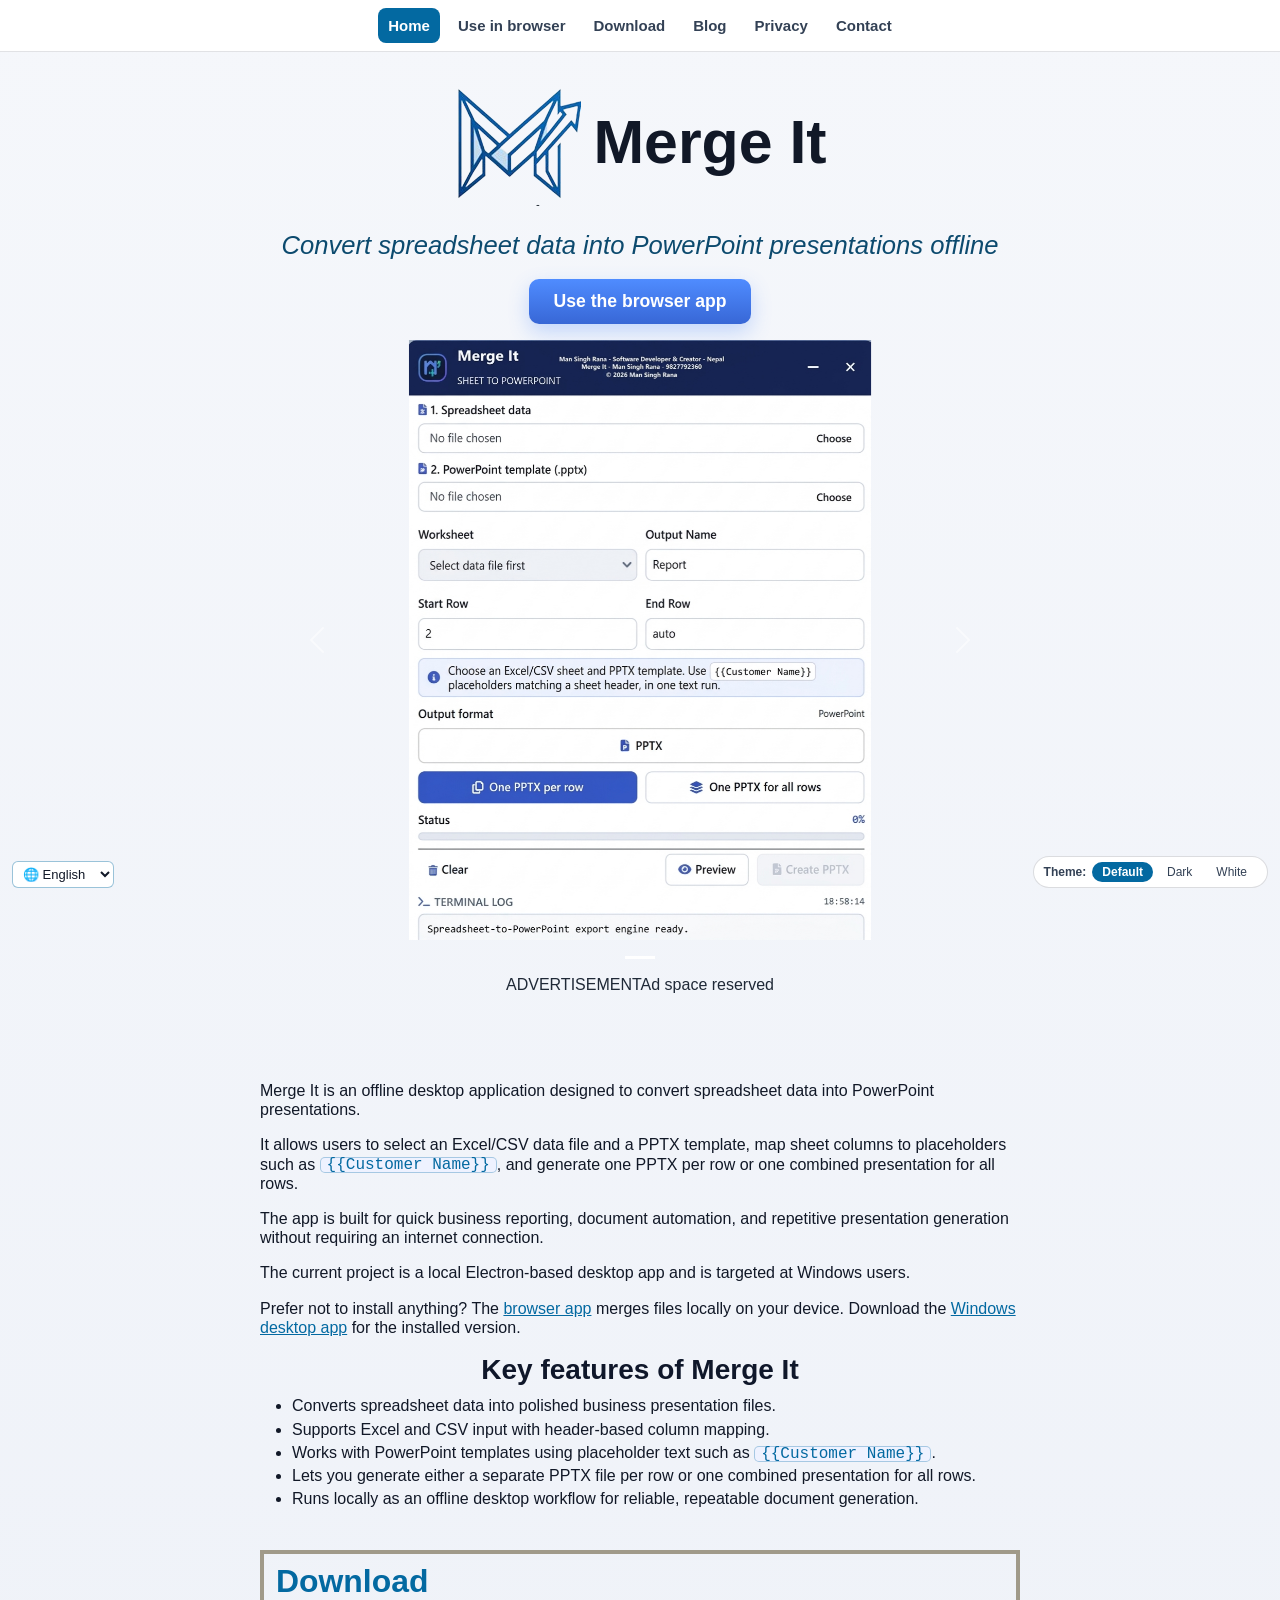
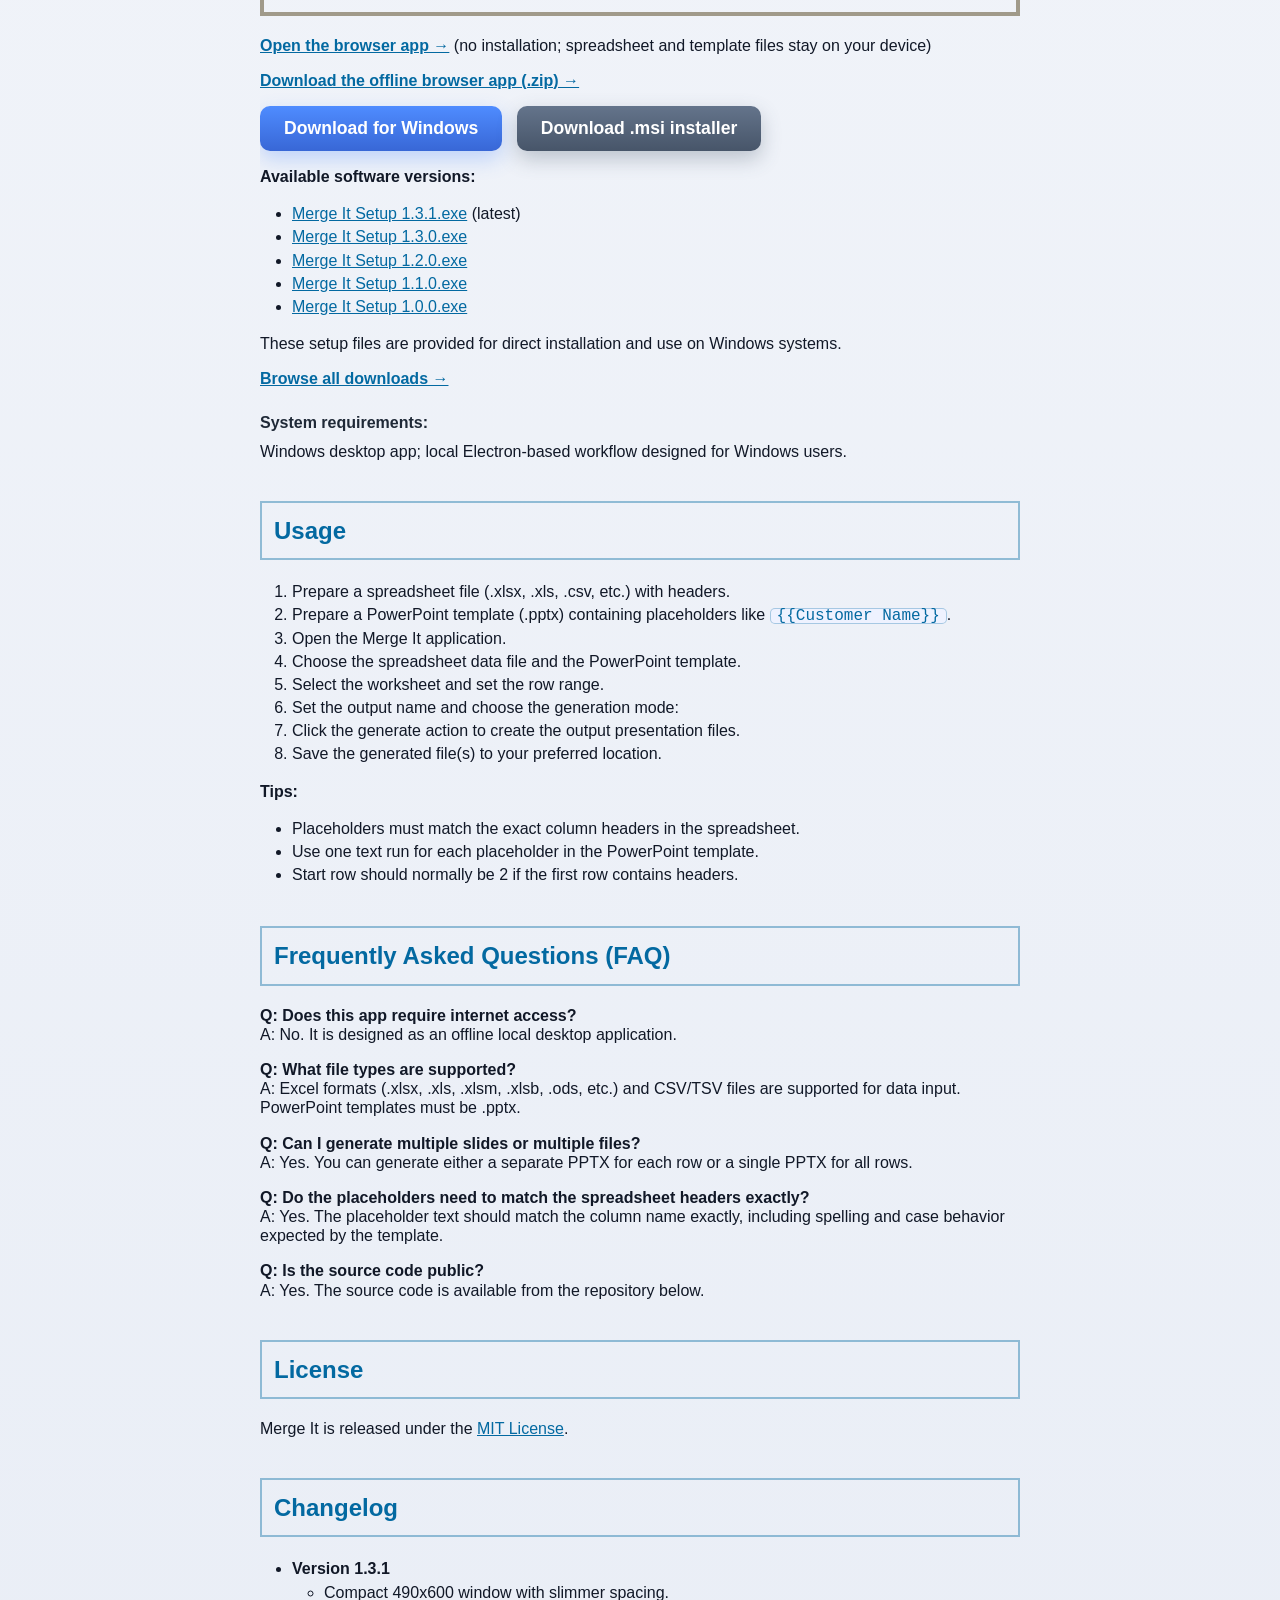
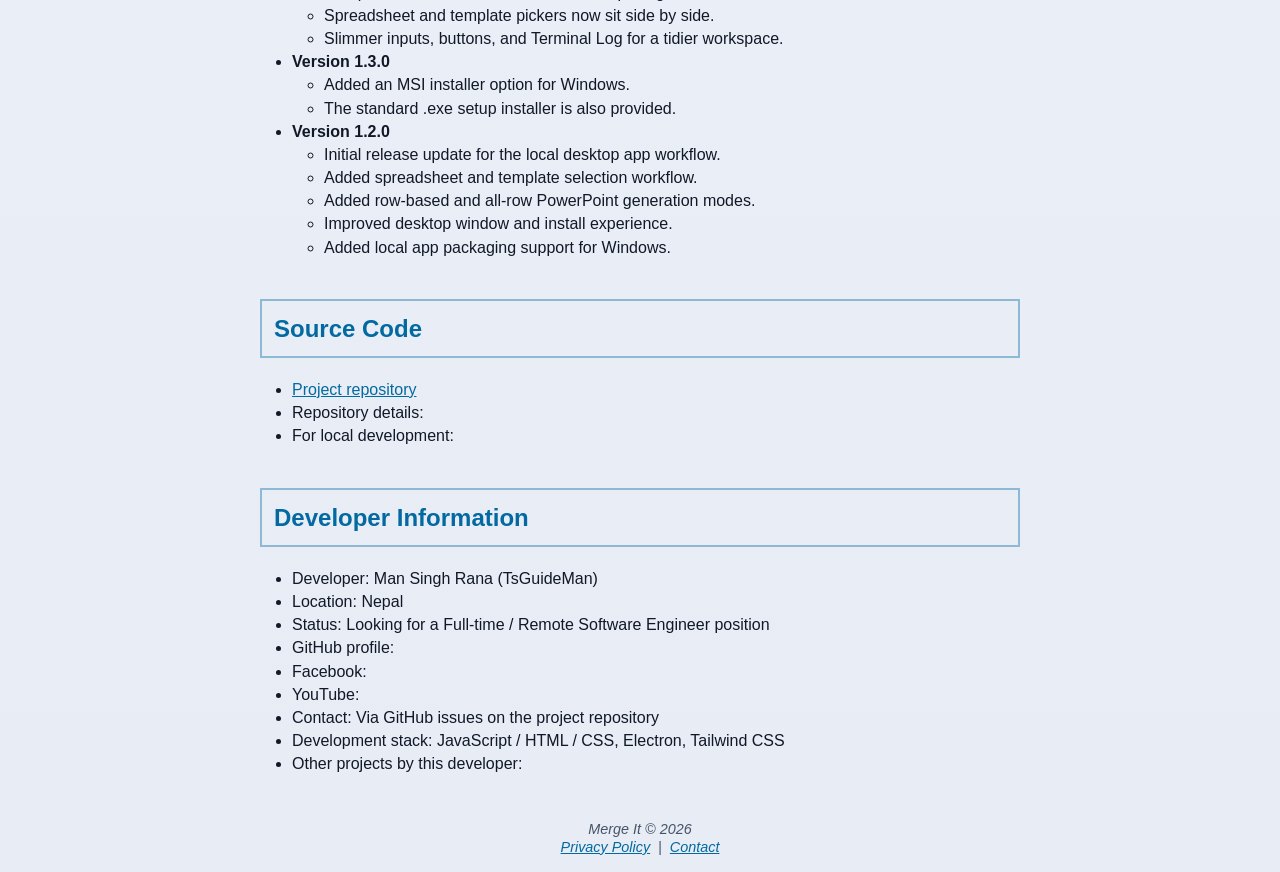
<file: index.html>
<!DOCTYPE html>
<html lang="en">
<head>
<meta charset="utf-8">
<meta name="description" content="Merge It is an offline desktop application that converts spreadsheet data into PowerPoint presentations using Excel/CSV inputs and PPTX templates.">
<meta name="keywords" content="Merge It, spreadsheet to PowerPoint, report automation, Excel to PPTX, presentation template, desktop app, Electron, Windows">
<meta name="author" content="Man Singh Rana (TsGuideMan)">
<meta name="application-name" content="Merge It"/>
<title>Merge It - Spreadsheet to PowerPoint Desktop App</title>
<meta http-equiv="refresh" content="0; url=en/index.html">
<script>
window.location.replace("en/index.html");
</script>
</head>
<body>
<noscript>
<meta http-equiv="refresh" content="0; url=en/index.html" />
</noscript>
<p>Continue to the <a href="en/index.html">Merge It homepage</a>.</p>
</body>
</html>
</file>
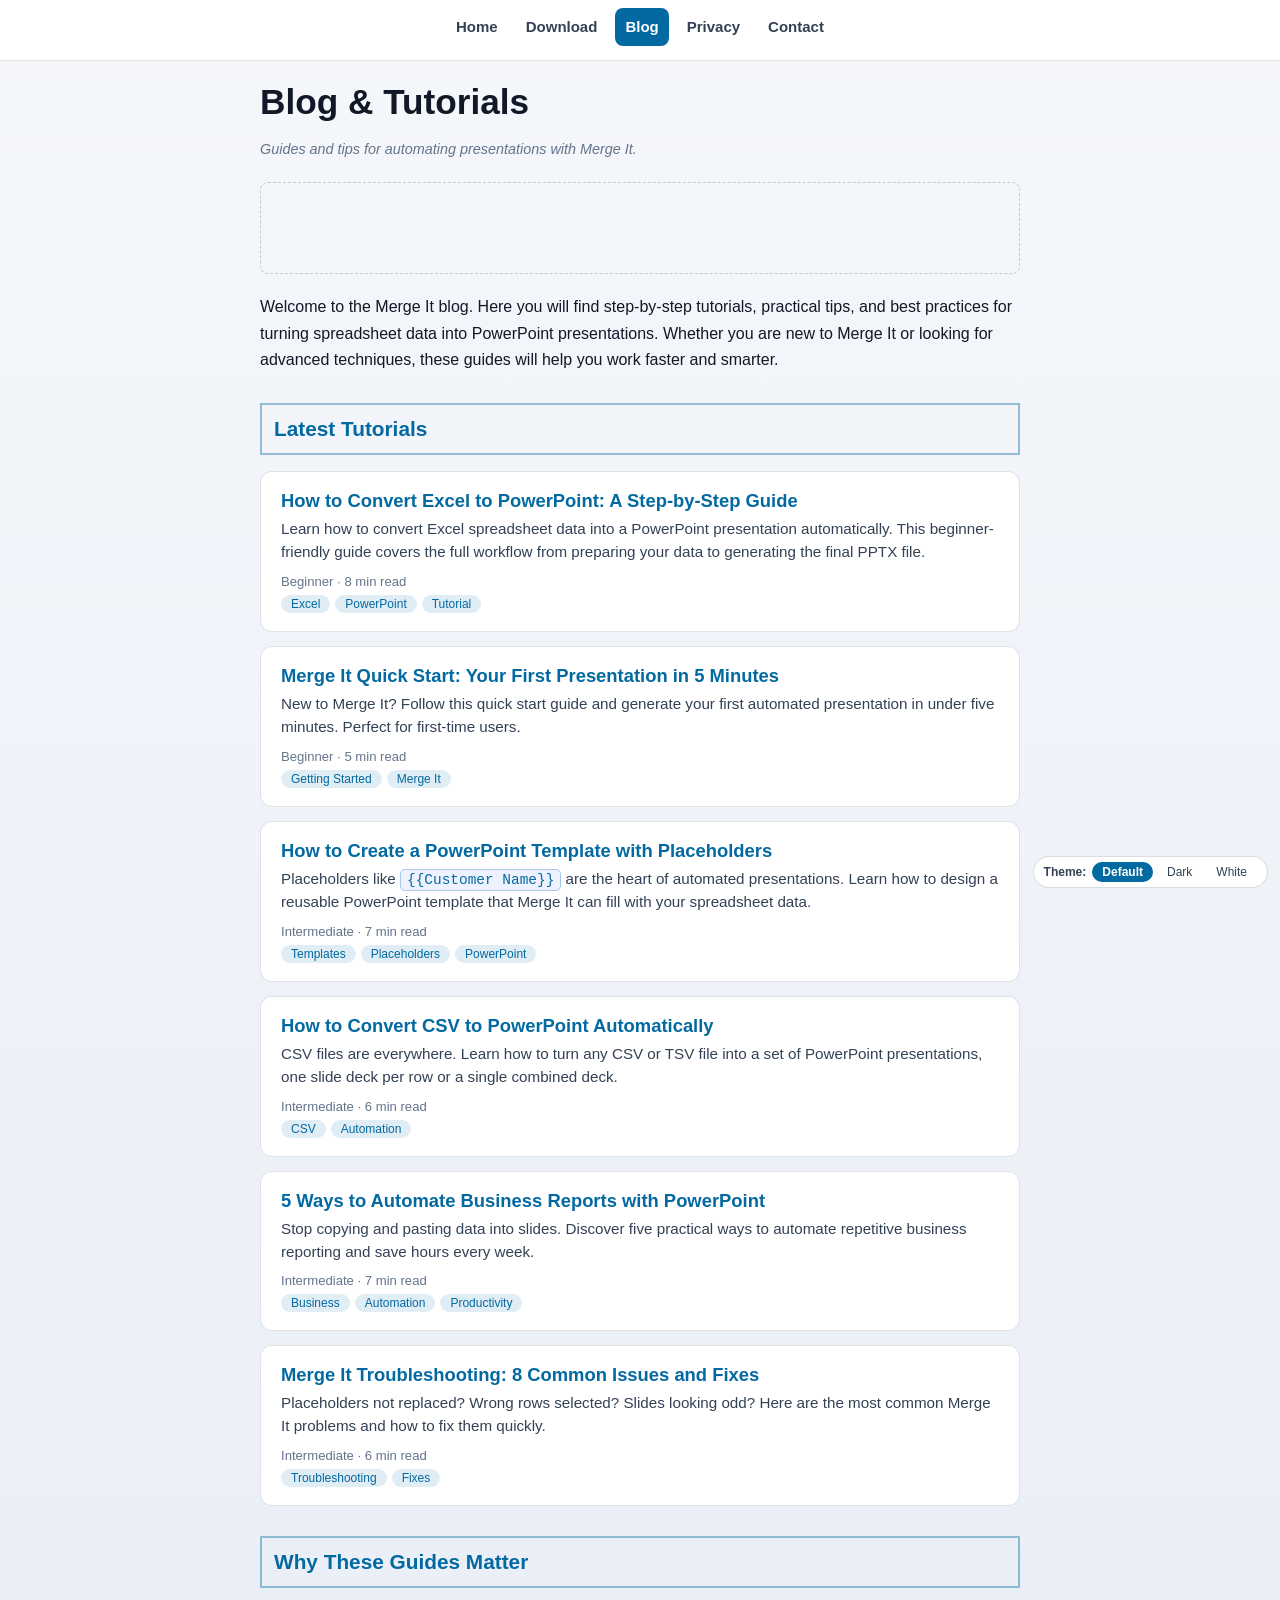
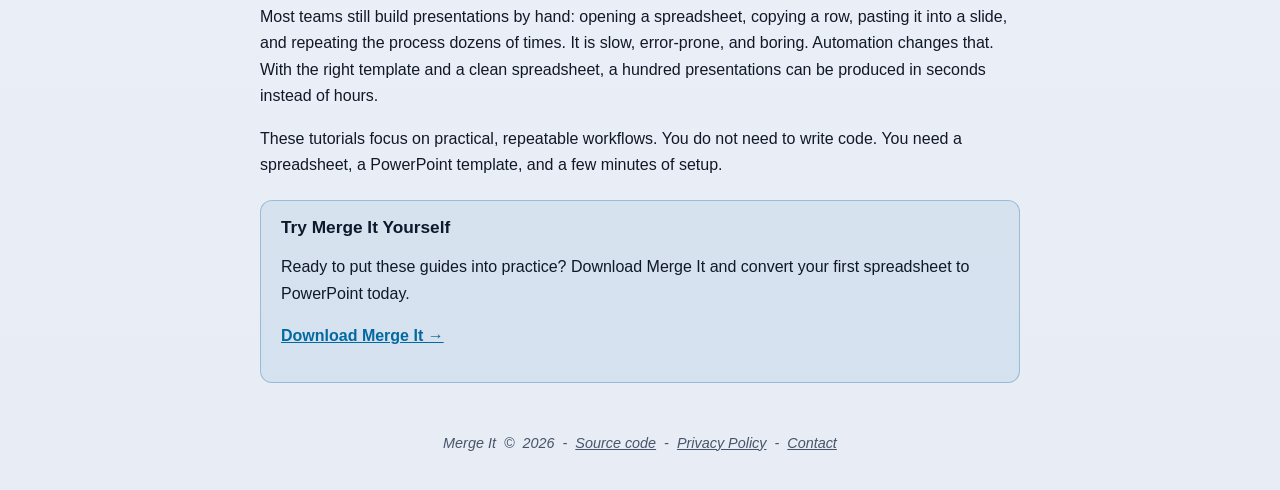
<file: blog/index.html>
<!DOCTYPE html>
<html lang="en" dir="ltr">
<head>
<meta charset="utf-8">
<meta name="viewport" content="width=device-width, initial-scale=1">
<meta name="description" content="Tutorials, tips, and guides for converting spreadsheet data into PowerPoint presentations. Learn how to automate business reports with Merge It.">
<meta name="keywords" content="Merge It tutorials, Excel to PowerPoint guide, spreadsheet automation, PPTX templates, report automation">
<meta name="author" content="Man Singh Rana (TsGuideMan)">
<meta name="application-name" content="Merge It">
<title>Merge It - Blog &amp; Tutorials</title>
<link rel="icon" type="image/png" href="../pics/marge-it-72.png">
<link rel="canonical" href="https://tsguideman.github.io/Merge-It-Site/blog/">
<meta property="og:type" content="website">
<meta property="og:title" content="Merge It - Blog &amp; Tutorials">
<meta property="og:description" content="Tutorials, tips, and guides for converting spreadsheet data into PowerPoint presentations.">
<meta property="og:url" content="https://tsguideman.github.io/Merge-It-Site/blog/">
<link rel="stylesheet" href="../css/blog.css?v=2">
<script>
window.mergeItTheme = (function() {
	var pref = 'default';
	try { pref = localStorage.getItem('mergeit-theme') || 'default'; } catch (e) {}
	var mq = window.matchMedia('(prefers-color-scheme: light)');
	function resolve() { return pref === 'default' ? (mq.matches ? 'light' : 'dark') : pref; }
	function apply() {
		document.documentElement.setAttribute('data-theme', resolve());
		var btns = document.querySelectorAll('[data-theme-btn]');
		for (var i = 0; i < btns.length; i++)
			btns[i].className = (btns[i].getAttribute('data-theme-btn') === pref) ? 'active' : '';
	}
	try { mq.addEventListener('change', function() { if (pref === 'default') apply(); }); } catch (e) {}
	apply();
	return { set: function(p) { pref = p; try { localStorage.setItem('mergeit-theme', p); } catch (e) {} apply(); }, apply: apply };
})();
document.addEventListener('DOMContentLoaded', function() { mergeItTheme.apply(); });
</script>
<script src="../js/i18n.js"></script>
</head>
<body>
<div id="theme-bar"><span class="theme-label" data-i18n="theme.label">Theme:</span><button type="button" data-theme-btn="default" onclick="mergeItTheme.set('default')" data-i18n="theme.default">Default</button><button type="button" data-theme-btn="dark" onclick="mergeItTheme.set('dark')" data-i18n="theme.dark">Dark</button><button type="button" data-theme-btn="light" onclick="mergeItTheme.set('light')" data-i18n="theme.white">White</button></div>
<div id="container">

<nav class="blognav">
<ul>
<li><a href="../en/index.html">Home</a></li>
<li><a href="../downloads/">Download</a></li>
<li><a href="./" class="active">Blog</a></li>
<li><a href="../en/privacy.html">Privacy</a></li>
<li><a href="../en/contact.html">Contact</a></li>
</ul>
</nav>

<h1>Blog &amp; Tutorials</h1>
<p class="post-meta">Guides and tips for automating presentations with Merge It.</p>

<div class="ad-slot"><!-- Ad slot: paste your own AdSense ad code here --></div>

<p>Welcome to the Merge It blog. Here you will find step-by-step tutorials, practical tips, and best practices for turning spreadsheet data into PowerPoint presentations. Whether you are new to Merge It or looking for advanced techniques, these guides will help you work faster and smarter.</p>

<h2>Latest Tutorials</h2>

<div class="post-grid">

	<article class="post-card">
		<h3><a href="excel-to-powerpoint-step-by-step.html">How to Convert Excel to PowerPoint: A Step-by-Step Guide</a></h3>
		<p>Learn how to convert Excel spreadsheet data into a PowerPoint presentation automatically. This beginner-friendly guide covers the full workflow from preparing your data to generating the final PPTX file.</p>
		<div class="meta">Beginner &middot; 8 min read</div>
		<div><span class="tag">Excel</span><span class="tag">PowerPoint</span><span class="tag">Tutorial</span></div>
	</article>

	<article class="post-card">
		<h3><a href="merge-it-quick-start.html">Merge It Quick Start: Your First Presentation in 5 Minutes</a></h3>
		<p>New to Merge It? Follow this quick start guide and generate your first automated presentation in under five minutes. Perfect for first-time users.</p>
		<div class="meta">Beginner &middot; 5 min read</div>
		<div><span class="tag">Getting Started</span><span class="tag">Merge It</span></div>
	</article>

	<article class="post-card">
		<h3><a href="powerpoint-template-placeholders.html">How to Create a PowerPoint Template with Placeholders</a></h3>
		<p>Placeholders like <code>{{Customer Name}}</code> are the heart of automated presentations. Learn how to design a reusable PowerPoint template that Merge It can fill with your spreadsheet data.</p>
		<div class="meta">Intermediate &middot; 7 min read</div>
		<div><span class="tag">Templates</span><span class="tag">Placeholders</span><span class="tag">PowerPoint</span></div>
	</article>

	<article class="post-card">
		<h3><a href="csv-to-powerpoint.html">How to Convert CSV to PowerPoint Automatically</a></h3>
		<p>CSV files are everywhere. Learn how to turn any CSV or TSV file into a set of PowerPoint presentations, one slide deck per row or a single combined deck.</p>
		<div class="meta">Intermediate &middot; 6 min read</div>
		<div><span class="tag">CSV</span><span class="tag">Automation</span></div>
	</article>

	<article class="post-card">
		<h3><a href="business-report-automation.html">5 Ways to Automate Business Reports with PowerPoint</a></h3>
		<p>Stop copying and pasting data into slides. Discover five practical ways to automate repetitive business reporting and save hours every week.</p>
		<div class="meta">Intermediate &middot; 7 min read</div>
		<div><span class="tag">Business</span><span class="tag">Automation</span><span class="tag">Productivity</span></div>
	</article>

	<article class="post-card">
		<h3><a href="troubleshooting-common-issues.html">Merge It Troubleshooting: 8 Common Issues and Fixes</a></h3>
		<p>Placeholders not replaced? Wrong rows selected? Slides looking odd? Here are the most common Merge It problems and how to fix them quickly.</p>
		<div class="meta">Intermediate &middot; 6 min read</div>
		<div><span class="tag">Troubleshooting</span><span class="tag">Fixes</span></div>
	</article>

</div>

<h2>Why These Guides Matter</h2>
<p>Most teams still build presentations by hand: opening a spreadsheet, copying a row, pasting it into a slide, and repeating the process dozens of times. It is slow, error-prone, and boring. Automation changes that. With the right template and a clean spreadsheet, a hundred presentations can be produced in seconds instead of hours.</p>
<p>These tutorials focus on practical, repeatable workflows. You do not need to write code. You need a spreadsheet, a PowerPoint template, and a few minutes of setup.</p>

<div class="cta">
	<h3>Try Merge It Yourself</h3>
	<p>Ready to put these guides into practice? Download Merge It and convert your first spreadsheet to PowerPoint today.</p>
	<p><a href="../downloads/"><b>Download Merge It &rarr;</b></a></p>
</div>

<div class="footer">
	Merge It &nbsp;&copy;&nbsp; 2026 &nbsp;-&nbsp; <a href="https://github.com/TsGuideMan/Merge-It">Source code</a> &nbsp;-&nbsp; <a href="../en/privacy.html">Privacy Policy</a> &nbsp;-&nbsp; <a href="../en/contact.html">Contact</a>
</div>

</div>
</body>
</html>
</file>
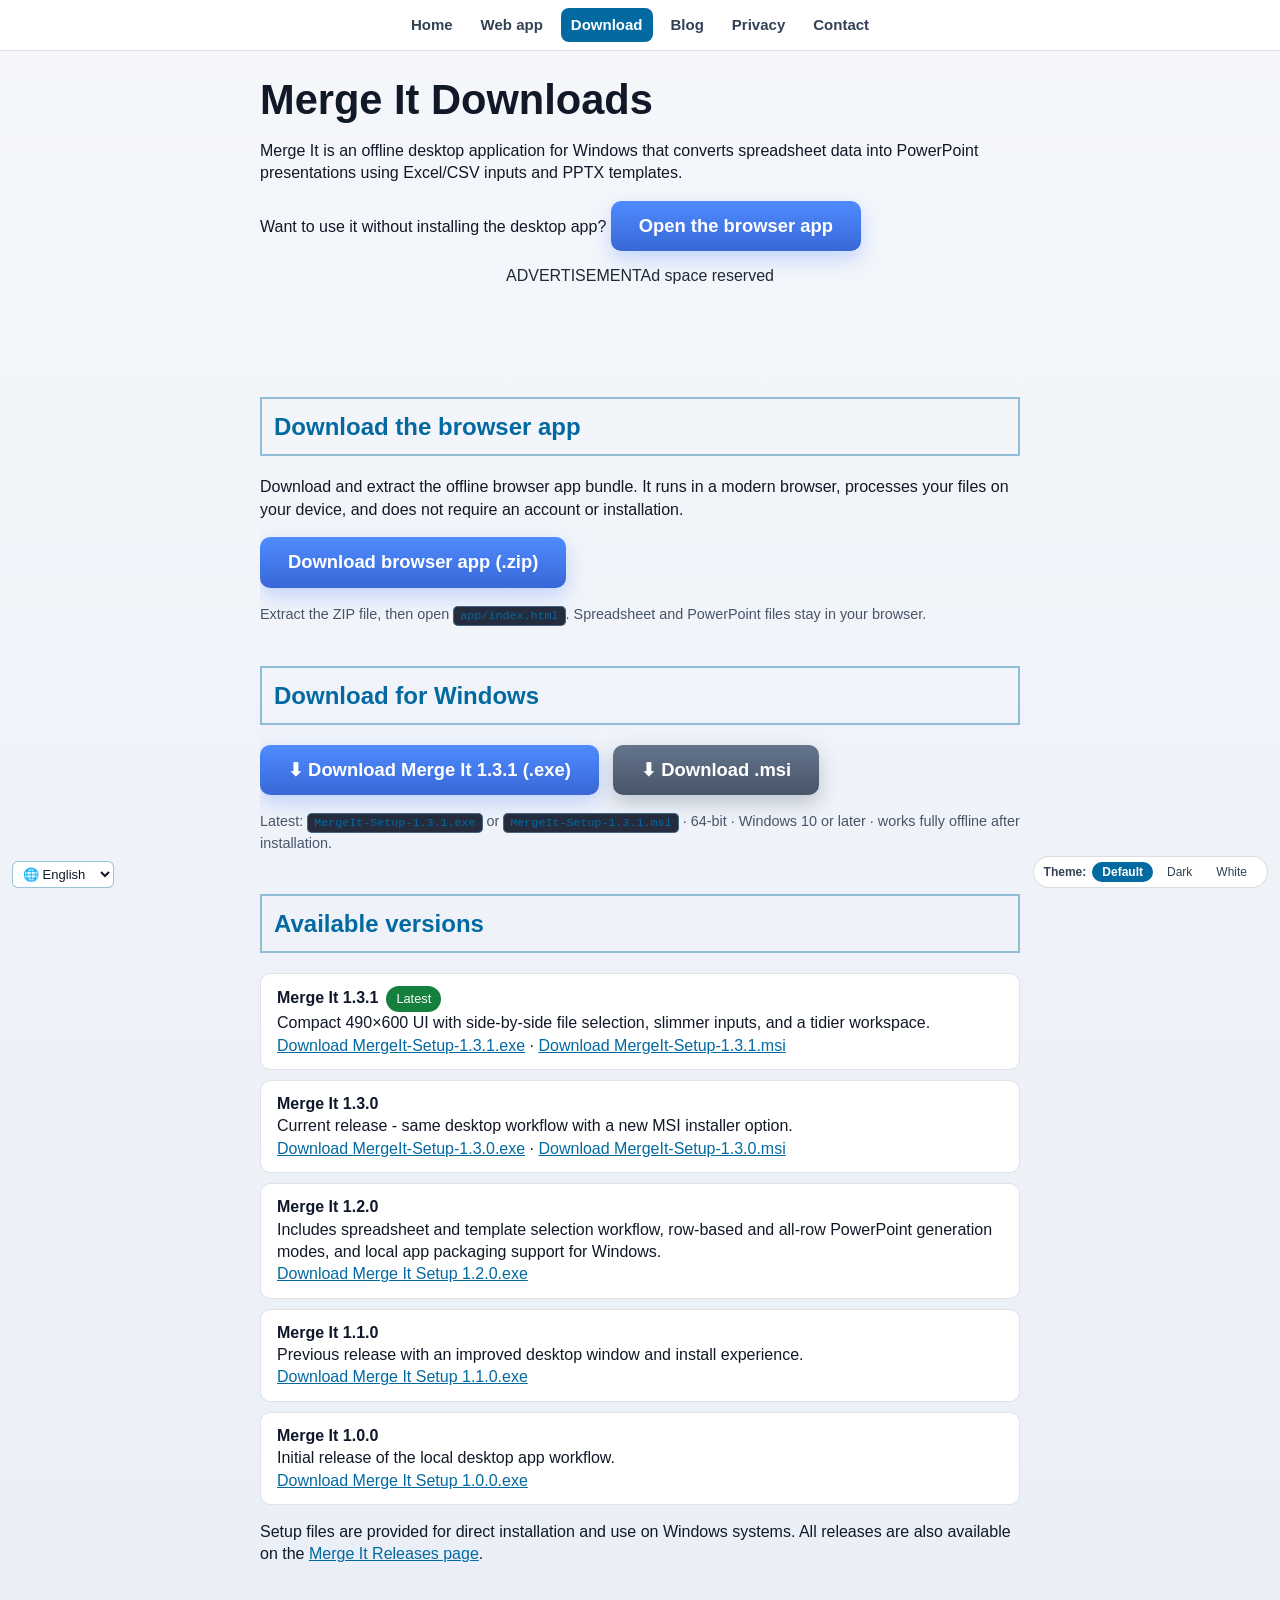
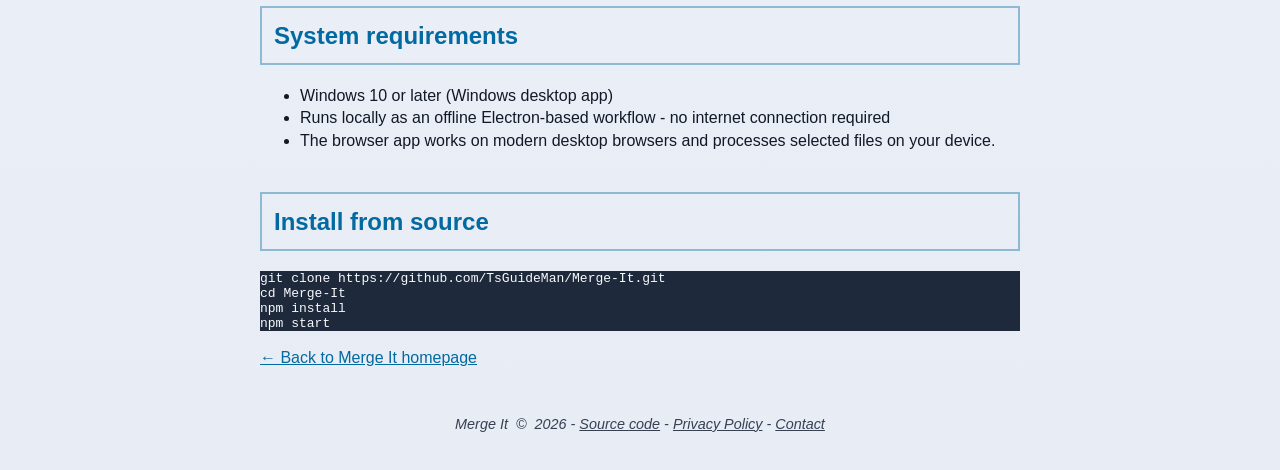
<file: downloads/index.html>
<!DOCTYPE html>
<html lang="en">
<head>
<meta charset="utf-8">
<meta name="viewport" content="width=device-width, initial-scale=1">
<meta name="description" content="Download Merge It - an offline desktop application that converts spreadsheet data into PowerPoint presentations. Windows installer setup files.">
<meta name="keywords" content="Merge It, download, spreadsheet to PowerPoint, Excel to PPTX, Windows, desktop app">
<meta name="author" content="Man Singh Rana (TsGuideMan)">
<meta name="application-name" content="Merge It">
<title>Merge It - Downloads</title>
<link rel="icon" type="image/png" href="../icons/marge-it.png">
<style type="text/css">
* { --bs-body-line-height: 1.2; scroll-behavior: smooth; box-sizing: border-box; }
body { background: linear-gradient(180deg, #0b1020 0%, #141d2b 100%); font-family: Helvetica, Arial, FreeSans, sans-serif; color: #edf2ff; margin: 0; padding-top: 56px; }
#container { margin: 0 auto; width: min(760px, 92vw); overflow: auto; padding: 10px 0 40px 0; }
h1 { font-size: 2.6em; color: #c0baaa; margin-bottom: 3px; margin-top: 10px; }
h2 { padding: 12px; font-size: 1.5em; color: #7dd3fc; line-height: 1.3em; border: 2px solid rgba(125, 211, 252, 0.5); margin-top: 40px; margin-bottom: 20px; }
p, li { color: #f8fafc; line-height: 1.4em; }
a { color: #7dd3fc; }
code { background: rgba(15, 23, 42, 0.9); border: 1px solid rgba(125, 211, 252, 0.35); border-radius: 5px; color: #7dd3fc; padding: 2px 6px; }
.download-list { list-style: none; padding: 0; }
.download-list li { background: rgba(15, 23, 42, 0.6); border: 1px solid rgba(148, 163, 184, 0.25); border-radius: 10px; padding: 12px 16px; margin-bottom: 10px; }
.download-list li b { color: #f8fafc; }
.badge { display: inline-block; background: #166534; color: #bbf7d0; border-radius: 999px; padding: 2px 10px; font-size: 0.8em; margin-left: 8px; vertical-align: middle; }
.footer { font-size: 0.9em; text-align: center; padding-top: 30px; font-style: italic; }
.footer a { color: #cbd5e1; }
.dl-btn { display: inline-block; background: linear-gradient(180deg, #4f8cff, #3867d6); color: #fff !important; font-weight: bold; padding: 14px 28px; border-radius: 10px; text-decoration: none; box-shadow: 0 8px 20px rgba(79, 140, 255, 0.3); font-size: 1.15em; }
.dl-btn:hover { filter: brightness(1.06); }
.dl-meta { font-size: 0.9em; color: #94a3b8; }
.site-ad { min-height: 90px; max-width: 970px; margin: 16px auto; overflow: hidden; text-align: center; }
.site-ad[hidden] { display: none; }
.site-ad ins { min-height: 90px; }
html[data-theme="light"] .dl-meta { color: #475569; }
html[data-theme="light"] .dl-btn { color: #fff !important; }
/* ---- Theme support (Default = follow system, Dark, White) ---- */
html[data-theme="light"] body { background: linear-gradient(180deg, #f5f7fb 0%, #e7ecf5 100%); color: #1f2937; }
html[data-theme="light"] p, html[data-theme="light"] li { color: #111827; }
html[data-theme="light"] h1 { color: #111827; }
html[data-theme="light"] h2 { color: #0369a1; border-color: rgba(3, 105, 161, 0.4); }
html[data-theme="light"] a { color: #0369a1; }
html[data-theme="light"] code { color: #0369a1; }
html[data-theme="light"] pre { background: #1e293b; color: #f8fafc; }
html[data-theme="light"] .footer, html[data-theme="light"] .footer a { color: #374151; }
html[data-theme="light"] .download-list li { background: #ffffff; border-color: rgba(15, 23, 42, 0.12); }
html[data-theme="light"] .download-list li b { color: #0f172a; }
html[data-theme="light"] .badge { background: #15803d; color: #ffffff; }
/* Language switcher (reference-style, built-in translation) */
#lang-switcher { position: fixed; bottom: 12px; left: 12px; z-index: 10000; }
#lang-switcher select { border-radius: 6px; border: 1px solid rgba(125, 211, 252, 0.5); background: rgba(15, 23, 42, 0.9); color: #e2e8f0; padding: 4px 6px; font-size: 13px; }
html[data-theme="light"] #lang-switcher select { background: #fff; border-color: rgba(3, 105, 161, 0.4); color: #111827; }
/* Theme switcher */
#theme-bar { position: fixed; bottom: 12px; right: 12px; z-index: 10000; display: flex; gap: 4px; align-items: center; background: rgba(15, 23, 42, 0.85); border: 1px solid rgba(148, 163, 184, 0.3); border-radius: 999px; padding: 5px 10px; font-size: 12px; color: #cbd5e1; }
#theme-bar .theme-label { font-weight: bold; margin-right: 2px; }
#theme-bar button { border: 1px solid transparent; background: transparent; color: #cbd5e1; border-radius: 999px; padding: 2px 9px; cursor: pointer; font-size: 12px; }
#theme-bar button.active { background: #7dd3fc; color: #0b1020; font-weight: bold; }
html[data-theme="light"] #theme-bar { background: rgba(255, 255, 255, 0.95); border-color: rgba(15, 23, 42, 0.15); color: #334155; }
html[data-theme="light"] #theme-bar button { color: #334155; }
html[data-theme="light"] #theme-bar button.active { background: #0369a1; color: #fff; }
/* Nav bar (unified site navigation) */
.menu { position: fixed; top: 0; left: 0; width: 100%; z-index: 1000; margin: 0; padding: 8px 0; background: rgba(11, 16, 32, 0.95); border-bottom: 1px solid rgba(148, 163, 184, 0.25); backdrop-filter: blur(8px); -webkit-backdrop-filter: blur(8px); }
.menu ul { display: flex; flex-wrap: wrap; justify-content: center; align-items: center; list-style: none; margin: 0 auto; padding: 0; gap: 4px; max-width: 760px; }
.menu a { margin: 0 2px; text-decoration: none; color: #cbd5e1; font-size: 15px; font-weight: bold; padding: 6px 10px; border-radius: 8px; transition: 0.3s all; display: inline-block; }
.menu a:hover { color: #7dd3fc; background: rgba(125, 211, 252, 0.1); transition: 0.3s all; }
.menu a.active { color: #0b1020; background: #7dd3fc; }
.menu ul li { margin: 0; }
html[data-theme="light"] .menu { background: rgba(255, 255, 255, 0.95); border-bottom-color: rgba(15, 23, 42, 0.12); }
html[data-theme="light"] .menu a { color: #334155; }
html[data-theme="light"] .menu a:hover { background: rgba(3, 105, 161, 0.1); color: #0369a1; }
html[data-theme="light"] .menu a.active { background: #0369a1; color: #fff; }
@media (max-width: 780px) {
	#container { width: min(92vw, 760px); }
	.menu ul { max-width: 92vw; padding: 0 6px; }
	.menu a { font-size: 13px; padding: 7px 9px; }
	.dl-btn { display: block; width: 100%; text-align: center; }
	.download-list li { padding: 12px 14px; }
}
@media (max-width: 520px) {
	body { padding-top: 78px; }
	#container { width: 92vw; }
	h1 { font-size: 2.1em; }
	h2 { font-size: 1.2em; }
	.menu { padding: 10px 0 6px; }
	.menu ul { gap: 6px; }
	.menu a { width: auto; text-align: center; }
	#lang-switcher { left: 10px; bottom: 18px; }
	#theme-bar { right: 10px; bottom: 18px; }
	.badge { display: inline-block; margin-top: 6px; }
}
</style>
<script>
window.mergeItTheme = (function() {
	var pref = 'default';
	try { pref = localStorage.getItem('mergeit-theme') || 'default'; } catch (e) {}
	var mq = window.matchMedia('(prefers-color-scheme: light)');
	function resolve() { return pref === 'default' ? (mq.matches ? 'light' : 'dark') : pref; }
	function apply() {
		document.documentElement.setAttribute('data-theme', resolve());
		var btns = document.querySelectorAll('[data-theme-btn]');
		for (var i = 0; i < btns.length; i++)
			btns[i].className = (btns[i].getAttribute('data-theme-btn') === pref) ? 'active' : '';
	}
	try { mq.addEventListener('change', function() { if (pref === 'default') apply(); }); } catch (e) {}
	apply();
	return { set: function(p) { pref = p; try { localStorage.setItem('mergeit-theme', p); } catch (e) {} apply(); }, apply: apply };
})();
document.addEventListener('DOMContentLoaded', function() { mergeItTheme.apply(); });
</script>
<script src="../js/i18n.js"></script>
<script defer src="../app/ads-config.js"></script>
<script defer src="../app/ads.js"></script>
</head>
<body>
<div id="lang-switcher"><select id="lang_select" aria-label="Change language"></select></div>
<div id="theme-bar"><span class="theme-label">Theme:</span><button type="button" data-theme-btn="default" onclick="mergeItTheme.set('default')">Default</button><button type="button" data-theme-btn="dark" onclick="mergeItTheme.set('dark')">Dark</button><button type="button" data-theme-btn="light" onclick="mergeItTheme.set('light')">White</button></div>
<div id="container">
<nav class="menu" id="Menu"><ul>
<li><a href="../en/index.html" data-i18n="nav.home">Home</a></li>
<li><a href="../app/">Web app</a></li>
<li><a href="index.html" class="active" data-i18n="nav.download">Download</a></li>
<li><a href="../blog/" data-i18n="nav.blog">Blog</a></li>
<li><a href="../en/privacy.html" data-i18n="nav.privacy">Privacy</a></li>
<li><a href="../en/contact.html" data-i18n="nav.contact">Contact</a></li>
</ul></nav>
<h1>Merge It Downloads</h1>
<!-- Ad slot: paste your own AdSense ad code here -->
<p>Merge It is an offline desktop application for Windows that converts spreadsheet data into PowerPoint presentations using Excel/CSV inputs and PPTX templates.</p>
<p>Want to use it without installing the desktop app? <a class="dl-btn" href="../app/">Open the browser app</a></p>
<aside class="site-ad" data-adsense-slot="siteDownload" aria-label="Advertisement" hidden></aside>

<h2>Download the browser app</h2>
<p>Download and extract the offline browser app bundle. It runs in a modern browser, processes your files on your device, and does not require an account or installation.</p>
<p style="margin: 16px 0;"><a class="dl-btn" href="MergeIt-WebApp.zip" download>Download browser app (.zip)</a></p>
<p class="dl-meta">Extract the ZIP file, then open <code>app/index.html</code>. Spreadsheet and PowerPoint files stay in your browser.</p>

<h2>Download for Windows</h2>
<p style="margin: 16px 0;">
<a class="dl-btn" href="https://github.com/TsGuideMan/Merge-It-Site/releases/download/v1.3.1/MergeIt-Setup-1.3.1.exe">&#11015; Download Merge It 1.3.1 (.exe)</a>
<a class="dl-btn" style="margin-left: 10px; background: linear-gradient(180deg, #64748b, #475569); box-shadow: 0 8px 20px rgba(71, 85, 105, 0.3);" href="https://github.com/TsGuideMan/Merge-It-Site/releases/download/v1.3.1/MergeIt-Setup-1.3.1.msi">&#11015; Download .msi</a>
</p>
<p class="dl-meta">Latest: <code>MergeIt-Setup-1.3.1.exe</code> or <code>MergeIt-Setup-1.3.1.msi</code> &middot; 64-bit &middot; Windows 10 or later &middot; works fully offline after installation.</p>

<h2>Available versions</h2>
<ul class="download-list">
<li><b>Merge It 1.3.1</b><span class="badge">Latest</span><br/>
Compact 490&times;600 UI with side-by-side file selection, slimmer inputs, and a tidier workspace.<br/>
<a href="https://github.com/TsGuideMan/Merge-It-Site/releases/download/v1.3.1/MergeIt-Setup-1.3.1.exe">Download MergeIt-Setup-1.3.1.exe</a> &middot;
<a href="https://github.com/TsGuideMan/Merge-It-Site/releases/download/v1.3.1/MergeIt-Setup-1.3.1.msi">Download MergeIt-Setup-1.3.1.msi</a></li>
<li><b>Merge It 1.3.0</b><br/>
Current release - same desktop workflow with a new MSI installer option.<br/>
<a href="https://github.com/TsGuideMan/Merge-It-Site/releases/download/v1.3.0/MergeIt-Setup-1.3.0.exe">Download MergeIt-Setup-1.3.0.exe</a> &middot;
<a href="https://github.com/TsGuideMan/Merge-It-Site/releases/download/v1.3.0/MergeIt-Setup-1.3.0.msi">Download MergeIt-Setup-1.3.0.msi</a></li>
<li><b>Merge It 1.2.0</b><br/>
Includes spreadsheet and template selection workflow, row-based and all-row PowerPoint generation modes, and local app packaging support for Windows.<br/>
<a href="https://github.com/TsGuideMan/Merge-It-Site/releases/download/v1.2.0/Merge.It.Setup.1.2.0.exe">Download Merge It Setup 1.2.0.exe</a></li>
<li><b>Merge It 1.1.0</b><br/>
Previous release with an improved desktop window and install experience.<br/>
<a href="https://github.com/TsGuideMan/Merge-It-Site/releases/download/v1.1.0/Merge.It.Setup.1.1.0.exe">Download Merge It Setup 1.1.0.exe</a></li>
<li><b>Merge It 1.0.0</b><br/>
Initial release of the local desktop app workflow.<br/>
<a href="https://github.com/TsGuideMan/Merge-It-Site/releases/download/v1.0.0/Merge.It.Setup.1.0.0.exe">Download Merge It Setup 1.0.0.exe</a></li>
</ul>
<p>Setup files are provided for direct installation and use on Windows systems. All releases are also available on the <a target="_blank" href="https://github.com/TsGuideMan/Merge-It-Site/releases">Merge It Releases page</a>.</p>

<h2>System requirements</h2>
<ul>
<li>Windows 10 or later (Windows desktop app)</li>
<li>Runs locally as an offline Electron-based workflow - no internet connection required</li>
<li>The browser app works on modern desktop browsers and processes selected files on your device.</li>
</ul>

<h2>Install from source</h2>
<pre dir="ltr">git clone https://github.com/TsGuideMan/Merge-It.git
cd Merge-It
npm install
npm start</pre>

<p><a href="../en/index.html">&larr; Back to Merge It homepage</a></p>

<div class="footer">Merge It &nbsp;&copy;&nbsp; 2026 - <a href="https://github.com/TsGuideMan/Merge-It">Source code</a> - <a href="../en/privacy.html">Privacy Policy</a> - <a href="../en/contact.html">Contact</a></div>
</div>
</body>
</html>
</file>
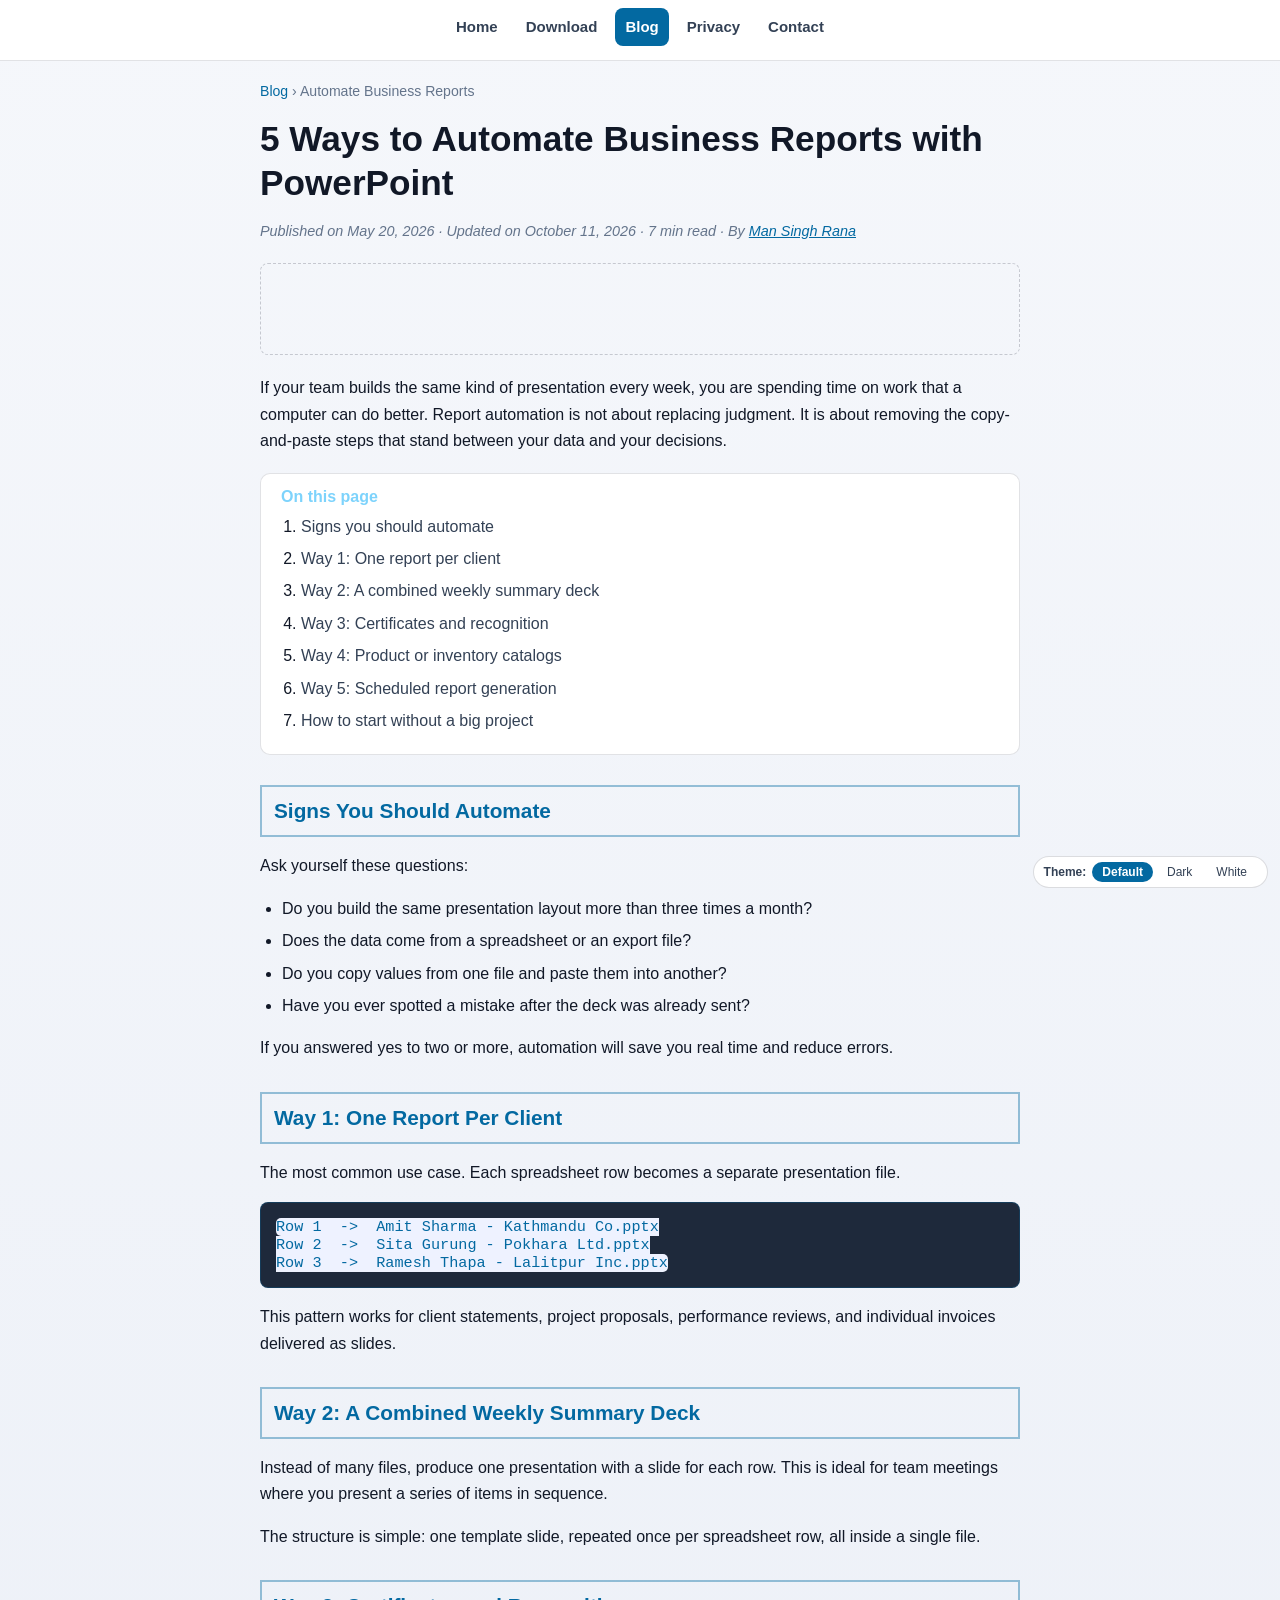
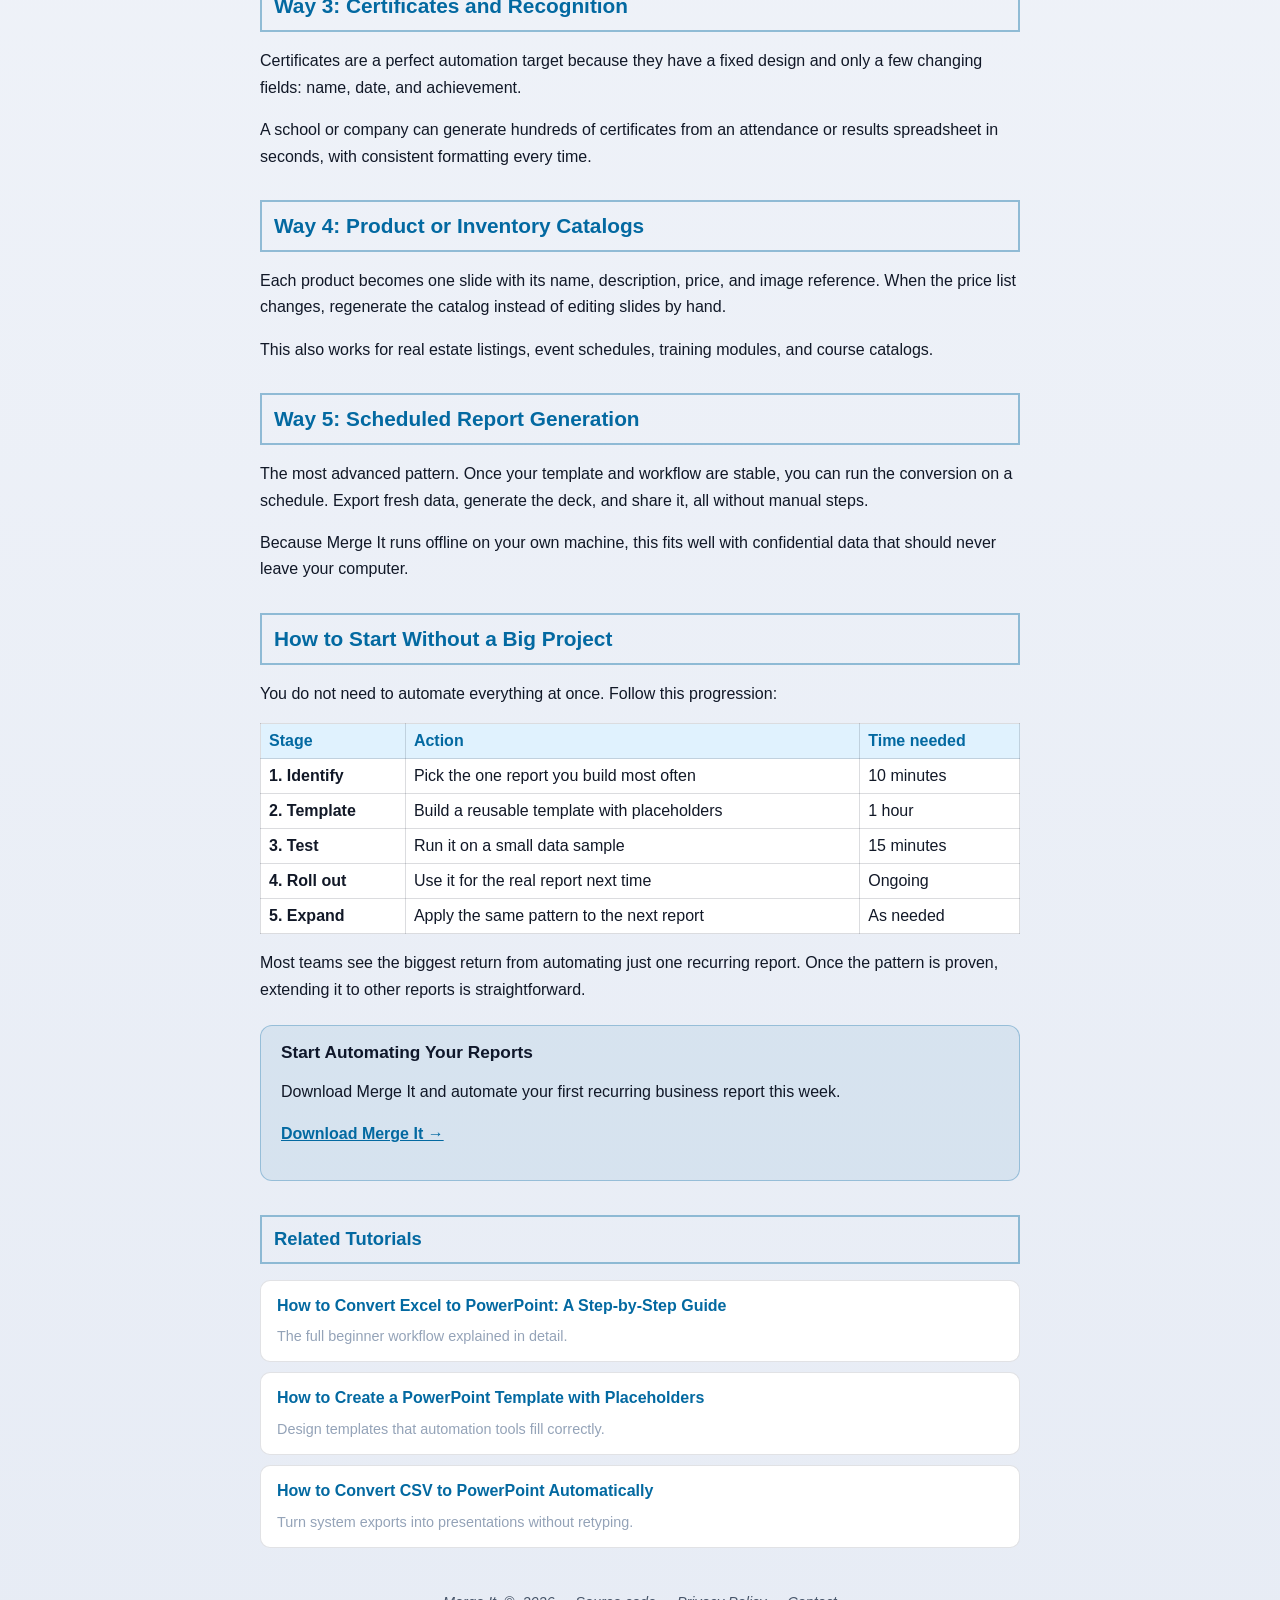
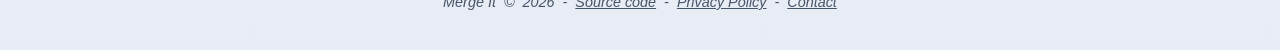
<file: blog/business-report-automation.html>
<!DOCTYPE html>
<html lang="en" dir="ltr">
<head>
<meta charset="utf-8">
<meta name="viewport" content="width=device-width, initial-scale=1">
<meta name="description" content="Stop copying and pasting data into slides. Discover five practical ways to automate repetitive business reporting and save hours every week.">
<meta name="keywords" content="automate business reports, PowerPoint automation, report generation, productivity, document automation">
<meta name="author" content="Man Singh Rana (TsGuideMan)">
<title>5 Ways to Automate Business Reports with PowerPoint</title>
<link rel="icon" type="image/png" href="../pics/marge-it-72.png">
<link rel="canonical" href="https://tsguideman.github.io/Merge-It-Site/blog/business-report-automation.html">
<meta property="og:type" content="article">
<meta property="og:title" content="5 Ways to Automate Business Reports with PowerPoint">
<meta property="og:description" content="Discover five practical ways to automate repetitive business reporting and save hours every week.">
<meta property="og:url" content="https://tsguideman.github.io/Merge-It-Site/blog/business-report-automation.html">
<link rel="stylesheet" href="../css/blog.css?v=2">
<script>window.mergeItTheme=(function(){var pref='default';try{pref=localStorage.getItem('mergeit-theme')||'default';}catch(e){}var mq=window.matchMedia('(prefers-color-scheme: light)');function resolve(){return pref==='default'?(mq.matches?'light':'dark'):pref;}function apply(){document.documentElement.setAttribute('data-theme',resolve());var btns=document.querySelectorAll('[data-theme-btn]');for(var i=0;i<btns.length;i++)btns[i].className=(btns[i].getAttribute('data-theme-btn')===pref)?'active':'';}try{mq.addEventListener('change',function(){if(pref==='default')apply();});}catch(e){}apply();return{set:function(p){pref=p;try{localStorage.setItem('mergeit-theme',p);}catch(e){}apply();},apply:apply};})();document.addEventListener('DOMContentLoaded',function(){mergeItTheme.apply();});</script>
<script src="../js/i18n.js"></script>
<script type="application/ld+json">
{"@context":"https://schema.org","@type":"Article","headline":"5 Ways to Automate Business Reports with PowerPoint","description":"Discover five practical ways to automate repetitive business reporting and save hours every week.","author":{"@type":"Person","name":"Man Singh Rana"},"datePublished":"2026-05-20","dateModified":"2026-10-11","publisher":{"@type":"Organization","name":"Merge It"}}
</script>
</head>
<body>
<div id="theme-bar"><span class="theme-label" data-i18n="theme.label">Theme:</span><button type="button" data-theme-btn="default" onclick="mergeItTheme.set('default')" data-i18n="theme.default">Default</button><button type="button" data-theme-btn="dark" onclick="mergeItTheme.set('dark')" data-i18n="theme.dark">Dark</button><button type="button" data-theme-btn="light" onclick="mergeItTheme.set('light')" data-i18n="theme.white">White</button></div>
<div id="container">

<p class="breadcrumb"><a href="./">Blog</a> &rsaquo; Automate Business Reports</p>

<nav class="blognav">
<ul>
<li><a href="../en/index.html">Home</a></li>
<li><a href="../downloads/">Download</a></li>
<li><a href="./" class="active">Blog</a></li>
<li><a href="../en/privacy.html">Privacy</a></li>
<li><a href="../en/contact.html">Contact</a></li>
</ul>
</nav>

<h1>5 Ways to Automate Business Reports with PowerPoint</h1>
<p class="post-meta">Published on May 20, 2026 &middot; Updated on October 11, 2026 &middot; 7 min read &middot; By <a href="../en/contact.html">Man Singh Rana</a></p>

<div class="ad-slot"><!-- Ad slot: paste your own AdSense ad code here --></div>

<p>If your team builds the same kind of presentation every week, you are spending time on work that a computer can do better. Report automation is not about replacing judgment. It is about removing the copy-and-paste steps that stand between your data and your decisions.</p>

<div class="toc">
<h4>On this page</h4>
<ol>
<li><a href="#signs">Signs you should automate</a></li>
<li><a href="#one">Way 1: One report per client</a></li>
<li><a href="#two">Way 2: A combined weekly summary deck</a></li>
<li><a href="#three">Way 3: Certificates and recognition</a></li>
<li><a href="#four">Way 4: Product or inventory catalogs</a></li>
<li><a href="#five">Way 5: Scheduled report generation</a></li>
<li><a href="#start">How to start without a big project</a></li>
</ol>
</div>

<h2 id="signs">Signs You Should Automate</h2>
<p>Ask yourself these questions:</p>
<ul>
<li>Do you build the same presentation layout more than three times a month?</li>
<li>Does the data come from a spreadsheet or an export file?</li>
<li>Do you copy values from one file and paste them into another?</li>
<li>Have you ever spotted a mistake after the deck was already sent?</li>
</ul>
<p>If you answered yes to two or more, automation will save you real time and reduce errors.</p>

<h2 id="one">Way 1: One Report Per Client</h2>
<p>The most common use case. Each spreadsheet row becomes a separate presentation file.</p>

<pre><code>Row 1  ->  Amit Sharma - Kathmandu Co.pptx
Row 2  ->  Sita Gurung - Pokhara Ltd.pptx
Row 3  ->  Ramesh Thapa - Lalitpur Inc.pptx</code></pre>

<p>This pattern works for client statements, project proposals, performance reviews, and individual invoices delivered as slides.</p>

<h2 id="two">Way 2: A Combined Weekly Summary Deck</h2>
<p>Instead of many files, produce one presentation with a slide for each row. This is ideal for team meetings where you present a series of items in sequence.</p>

<p>The structure is simple: one template slide, repeated once per spreadsheet row, all inside a single file.</p>

<h2 id="three">Way 3: Certificates and Recognition</h2>
<p>Certificates are a perfect automation target because they have a fixed design and only a few changing fields: name, date, and achievement.</p>

<p>A school or company can generate hundreds of certificates from an attendance or results spreadsheet in seconds, with consistent formatting every time.</p>

<h2 id="four">Way 4: Product or Inventory Catalogs</h2>
<p>Each product becomes one slide with its name, description, price, and image reference. When the price list changes, regenerate the catalog instead of editing slides by hand.</p>

<p>This also works for real estate listings, event schedules, training modules, and course catalogs.</p>

<h2 id="five">Way 5: Scheduled Report Generation</h2>
<p>The most advanced pattern. Once your template and workflow are stable, you can run the conversion on a schedule. Export fresh data, generate the deck, and share it, all without manual steps.</p>

<p>Because Merge It runs offline on your own machine, this fits well with confidential data that should never leave your computer.</p>

<h2 id="start">How to Start Without a Big Project</h2>
<p>You do not need to automate everything at once. Follow this progression:</p>

<table class="info">
<tr><th>Stage</th><th>Action</th><th>Time needed</th></tr>
<tr><td><b>1. Identify</b></td><td>Pick the one report you build most often</td><td>10 minutes</td></tr>
<tr><td><b>2. Template</b></td><td>Build a reusable template with placeholders</td><td>1 hour</td></tr>
<tr><td><b>3. Test</b></td><td>Run it on a small data sample</td><td>15 minutes</td></tr>
<tr><td><b>4. Roll out</b></td><td>Use it for the real report next time</td><td>Ongoing</td></tr>
<tr><td><b>5. Expand</b></td><td>Apply the same pattern to the next report</td><td>As needed</td></tr>
</table>

<p>Most teams see the biggest return from automating just one recurring report. Once the pattern is proven, extending it to other reports is straightforward.</p>

<div class="cta">
<h3>Start Automating Your Reports</h3>
<p>Download Merge It and automate your first recurring business report this week.</p>
<p><a href="../downloads/"><b>Download Merge It &rarr;</b></a></p>
</div>

<div class="related">
<h2>Related Tutorials</h2>
<ul>
<li><a href="excel-to-powerpoint-step-by-step.html">How to Convert Excel to PowerPoint: A Step-by-Step Guide</a><span class="desc">The full beginner workflow explained in detail.</span></li>
<li><a href="powerpoint-template-placeholders.html">How to Create a PowerPoint Template with Placeholders</a><span class="desc">Design templates that automation tools fill correctly.</span></li>
<li><a href="csv-to-powerpoint.html">How to Convert CSV to PowerPoint Automatically</a><span class="desc">Turn system exports into presentations without retyping.</span></li>
</ul>
</div>

<div class="footer">
	Merge It &nbsp;&copy;&nbsp; 2026 &nbsp;-&nbsp; <a href="https://github.com/TsGuideMan/Merge-It">Source code</a> &nbsp;-&nbsp; <a href="../en/privacy.html">Privacy Policy</a> &nbsp;-&nbsp; <a href="../en/contact.html">Contact</a>
</div>

</div>
</body>
</html>
</file>
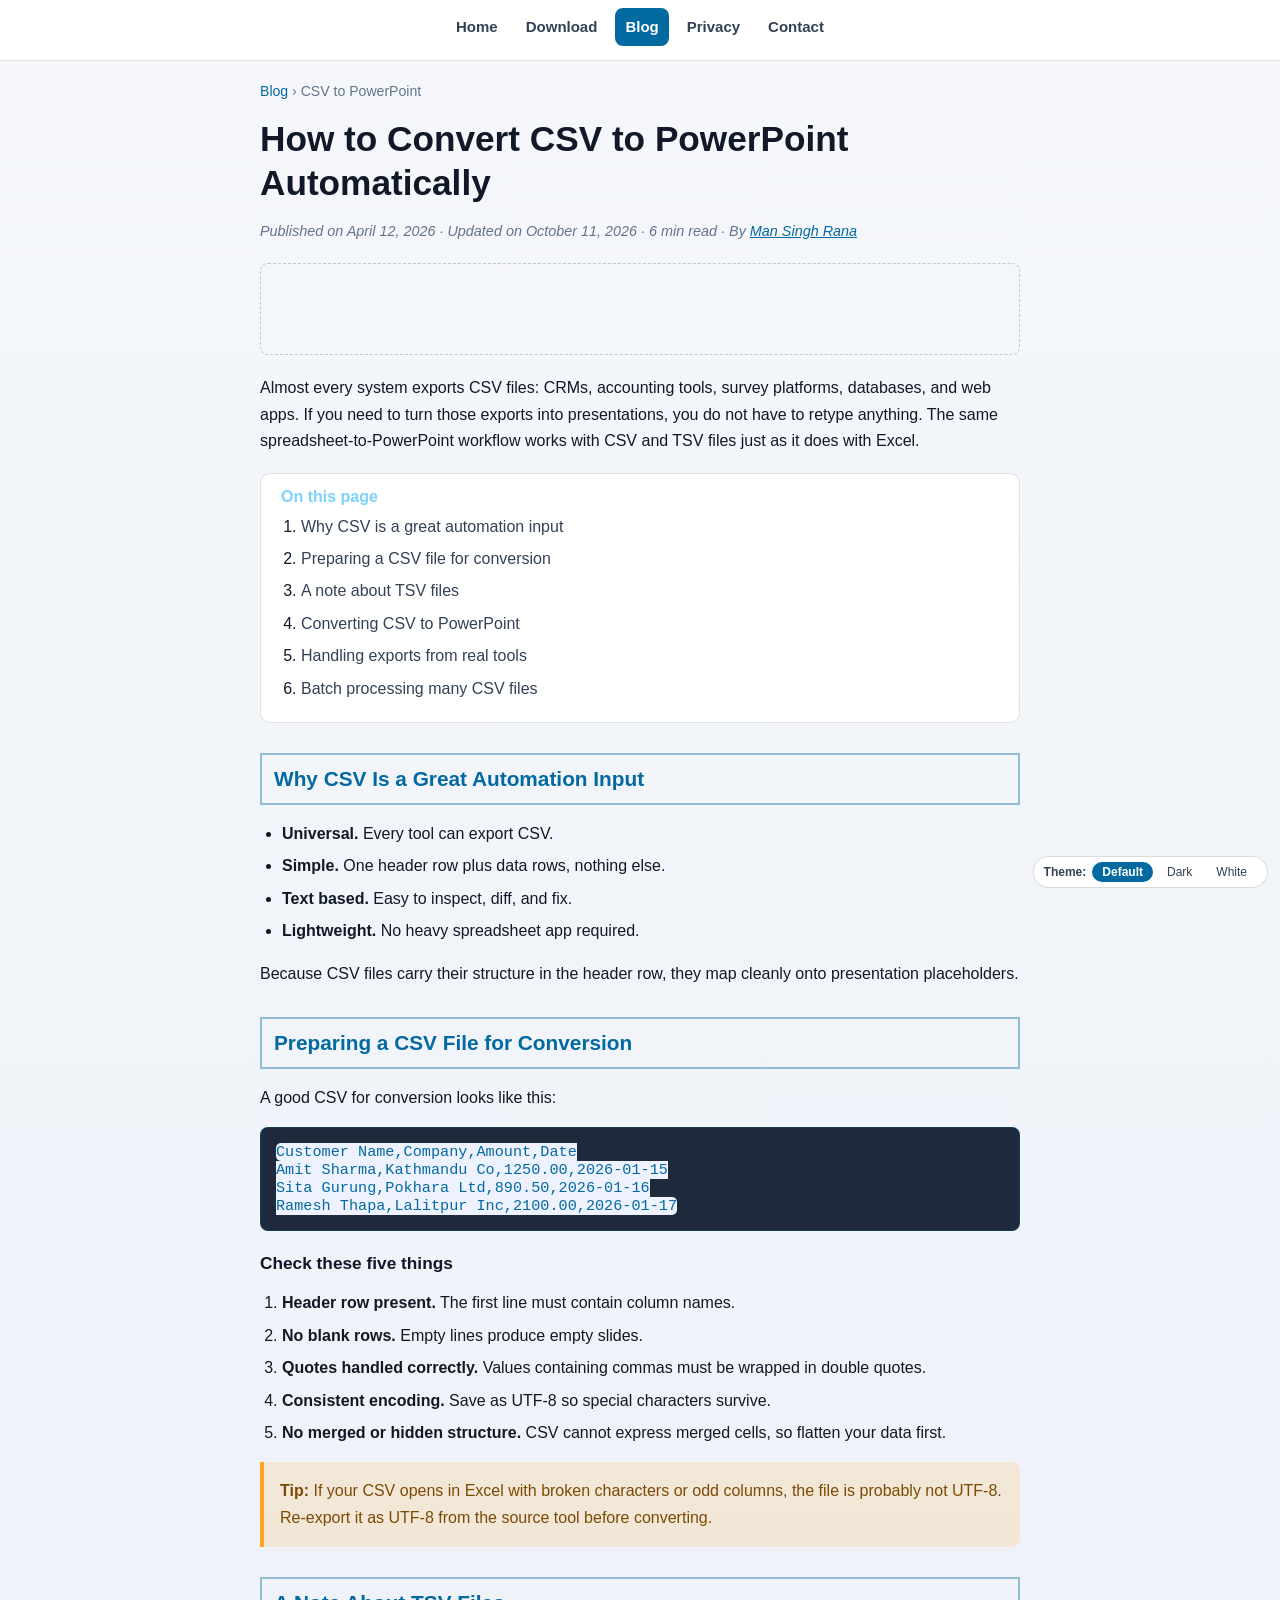
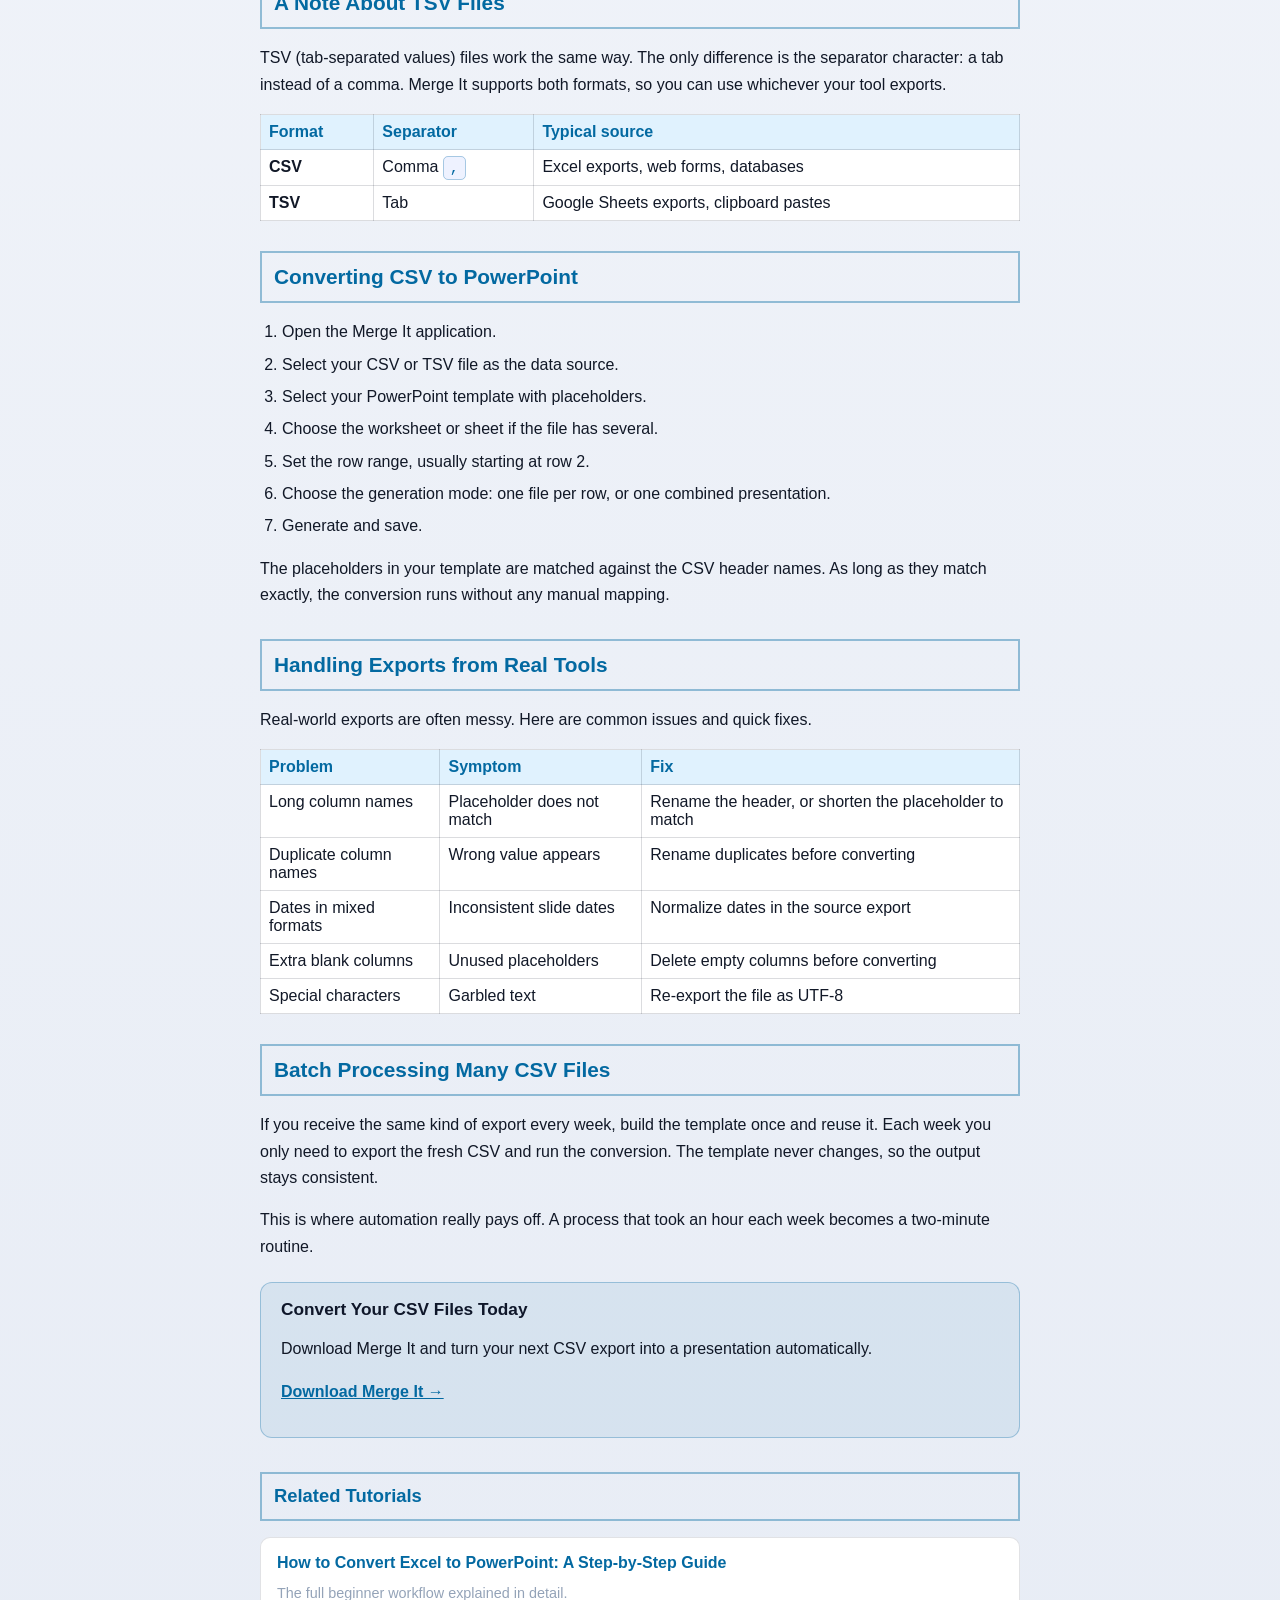
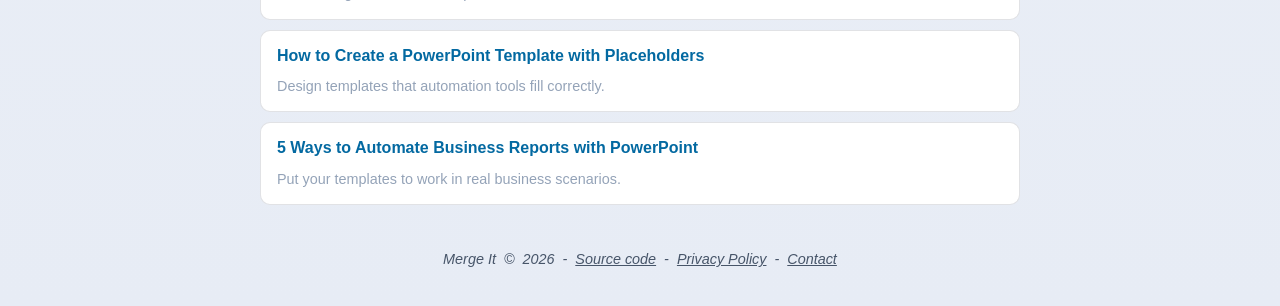
<file: blog/csv-to-powerpoint.html>
<!DOCTYPE html>
<html lang="en" dir="ltr">
<head>
<meta charset="utf-8">
<meta name="viewport" content="width=device-width, initial-scale=1">
<meta name="description" content="CSV files are everywhere. Learn how to turn any CSV or TSV file into PowerPoint presentations, one deck per row or a single combined deck.">
<meta name="keywords" content="CSV to PowerPoint, TSV to PPTX, convert CSV to presentation, spreadsheet export automation">
<meta name="author" content="Man Singh Rana (TsGuideMan)">
<title>How to Convert CSV to PowerPoint Automatically</title>
<link rel="icon" type="image/png" href="../pics/marge-it-72.png">
<link rel="canonical" href="https://tsguideman.github.io/Merge-It-Site/blog/csv-to-powerpoint.html">
<meta property="og:type" content="article">
<meta property="og:title" content="How to Convert CSV to PowerPoint Automatically">
<meta property="og:description" content="Learn how to turn any CSV or TSV file into PowerPoint presentations automatically.">
<meta property="og:url" content="https://tsguideman.github.io/Merge-It-Site/blog/csv-to-powerpoint.html">
<link rel="stylesheet" href="../css/blog.css?v=2">
<script>window.mergeItTheme=(function(){var pref='default';try{pref=localStorage.getItem('mergeit-theme')||'default';}catch(e){}var mq=window.matchMedia('(prefers-color-scheme: light)');function resolve(){return pref==='default'?(mq.matches?'light':'dark'):pref;}function apply(){document.documentElement.setAttribute('data-theme',resolve());var btns=document.querySelectorAll('[data-theme-btn]');for(var i=0;i<btns.length;i++)btns[i].className=(btns[i].getAttribute('data-theme-btn')===pref)?'active':'';}try{mq.addEventListener('change',function(){if(pref==='default')apply();});}catch(e){}apply();return{set:function(p){pref=p;try{localStorage.setItem('mergeit-theme',p);}catch(e){}apply();},apply:apply};})();document.addEventListener('DOMContentLoaded',function(){mergeItTheme.apply();});</script>
<script src="../js/i18n.js"></script>
<script type="application/ld+json">
{"@context":"https://schema.org","@type":"Article","headline":"How to Convert CSV to PowerPoint Automatically","description":"Learn how to turn any CSV or TSV file into PowerPoint presentations automatically.","author":{"@type":"Person","name":"Man Singh Rana"},"datePublished":"2026-04-12","dateModified":"2026-10-11","publisher":{"@type":"Organization","name":"Merge It"}}
</script>
</head>
<body>
<div id="theme-bar"><span class="theme-label" data-i18n="theme.label">Theme:</span><button type="button" data-theme-btn="default" onclick="mergeItTheme.set('default')" data-i18n="theme.default">Default</button><button type="button" data-theme-btn="dark" onclick="mergeItTheme.set('dark')" data-i18n="theme.dark">Dark</button><button type="button" data-theme-btn="light" onclick="mergeItTheme.set('light')" data-i18n="theme.white">White</button></div>
<div id="container">

<p class="breadcrumb"><a href="./">Blog</a> &rsaquo; CSV to PowerPoint</p>

<nav class="blognav">
<ul>
<li><a href="../en/index.html">Home</a></li>
<li><a href="../downloads/">Download</a></li>
<li><a href="./" class="active">Blog</a></li>
<li><a href="../en/privacy.html">Privacy</a></li>
<li><a href="../en/contact.html">Contact</a></li>
</ul>
</nav>

<h1>How to Convert CSV to PowerPoint Automatically</h1>
<p class="post-meta">Published on April 12, 2026 &middot; Updated on October 11, 2026 &middot; 6 min read &middot; By <a href="../en/contact.html">Man Singh Rana</a></p>

<div class="ad-slot"><!-- Ad slot: paste your own AdSense ad code here --></div>

<p>Almost every system exports CSV files: CRMs, accounting tools, survey platforms, databases, and web apps. If you need to turn those exports into presentations, you do not have to retype anything. The same spreadsheet-to-PowerPoint workflow works with CSV and TSV files just as it does with Excel.</p>

<div class="toc">
<h4>On this page</h4>
<ol>
<li><a href="#why-csv">Why CSV is a great automation input</a></li>
<li><a href="#prepare">Preparing a CSV file for conversion</a></li>
<li><a href="#tsv">A note about TSV files</a></li>
<li><a href="#convert">Converting CSV to PowerPoint</a></li>
<li><a href="#exports">Handling exports from real tools</a></li>
<li><a href="#batch">Batch processing many CSV files</a></li>
</ol>
</div>

<h2 id="why-csv">Why CSV Is a Great Automation Input</h2>
<ul>
<li><b>Universal.</b> Every tool can export CSV.</li>
<li><b>Simple.</b> One header row plus data rows, nothing else.</li>
<li><b>Text based.</b> Easy to inspect, diff, and fix.</li>
<li><b>Lightweight.</b> No heavy spreadsheet app required.</li>
</ul>

<p>Because CSV files carry their structure in the header row, they map cleanly onto presentation placeholders.</p>

<h2 id="prepare">Preparing a CSV File for Conversion</h2>
<p>A good CSV for conversion looks like this:</p>

<pre><code>Customer Name,Company,Amount,Date
Amit Sharma,Kathmandu Co,1250.00,2026-01-15
Sita Gurung,Pokhara Ltd,890.50,2026-01-16
Ramesh Thapa,Lalitpur Inc,2100.00,2026-01-17</code></pre>

<h3>Check these five things</h3>
<ol>
<li><b>Header row present.</b> The first line must contain column names.</li>
<li><b>No blank rows.</b> Empty lines produce empty slides.</li>
<li><b>Quotes handled correctly.</b> Values containing commas must be wrapped in double quotes.</li>
<li><b>Consistent encoding.</b> Save as UTF-8 so special characters survive.</li>
<li><b>No merged or hidden structure.</b> CSV cannot express merged cells, so flatten your data first.</li>
</ol>

<div class="blockquote-wrap">
<blockquote>
<p><b>Tip:</b> If your CSV opens in Excel with broken characters or odd columns, the file is probably not UTF-8. Re-export it as UTF-8 from the source tool before converting.</p>
</blockquote>
</div>

<h2 id="tsv">A Note About TSV Files</h2>
<p>TSV (tab-separated values) files work the same way. The only difference is the separator character: a tab instead of a comma. Merge It supports both formats, so you can use whichever your tool exports.</p>

<table class="info">
<tr><th>Format</th><th>Separator</th><th>Typical source</th></tr>
<tr><td><b>CSV</b></td><td>Comma <code>,</code></td><td>Excel exports, web forms, databases</td></tr>
<tr><td><b>TSV</b></td><td>Tab</td><td>Google Sheets exports, clipboard pastes</td></tr>
</table>

<h2 id="convert">Converting CSV to PowerPoint</h2>
<ol>
<li>Open the Merge It application.</li>
<li>Select your CSV or TSV file as the data source.</li>
<li>Select your PowerPoint template with placeholders.</li>
<li>Choose the worksheet or sheet if the file has several.</li>
<li>Set the row range, usually starting at row 2.</li>
<li>Choose the generation mode: one file per row, or one combined presentation.</li>
<li>Generate and save.</li>
</ol>

<p>The placeholders in your template are matched against the CSV header names. As long as they match exactly, the conversion runs without any manual mapping.</p>

<h2 id="exports">Handling Exports from Real Tools</h2>
<p>Real-world exports are often messy. Here are common issues and quick fixes.</p>

<table class="info">
<tr><th>Problem</th><th>Symptom</th><th>Fix</th></tr>
<tr><td>Long column names</td><td>Placeholder does not match</td><td>Rename the header, or shorten the placeholder to match</td></tr>
<tr><td>Duplicate column names</td><td>Wrong value appears</td><td>Rename duplicates before converting</td></tr>
<tr><td>Dates in mixed formats</td><td>Inconsistent slide dates</td><td>Normalize dates in the source export</td></tr>
<tr><td>Extra blank columns</td><td>Unused placeholders</td><td>Delete empty columns before converting</td></tr>
<tr><td>Special characters</td><td>Garbled text</td><td>Re-export the file as UTF-8</td></tr>
</table>

<h2 id="batch">Batch Processing Many CSV Files</h2>
<p>If you receive the same kind of export every week, build the template once and reuse it. Each week you only need to export the fresh CSV and run the conversion. The template never changes, so the output stays consistent.</p>

<p>This is where automation really pays off. A process that took an hour each week becomes a two-minute routine.</p>

<div class="cta">
<h3>Convert Your CSV Files Today</h3>
<p>Download Merge It and turn your next CSV export into a presentation automatically.</p>
<p><a href="../downloads/"><b>Download Merge It &rarr;</b></a></p>
</div>

<div class="related">
<h2>Related Tutorials</h2>
<ul>
<li><a href="excel-to-powerpoint-step-by-step.html">How to Convert Excel to PowerPoint: A Step-by-Step Guide</a><span class="desc">The full beginner workflow explained in detail.</span></li>
<li><a href="powerpoint-template-placeholders.html">How to Create a PowerPoint Template with Placeholders</a><span class="desc">Design templates that automation tools fill correctly.</span></li>
<li><a href="business-report-automation.html">5 Ways to Automate Business Reports with PowerPoint</a><span class="desc">Put your templates to work in real business scenarios.</span></li>
</ul>
</div>

<div class="footer">
	Merge It &nbsp;&copy;&nbsp; 2026 &nbsp;-&nbsp; <a href="https://github.com/TsGuideMan/Merge-It">Source code</a> &nbsp;-&nbsp; <a href="../en/privacy.html">Privacy Policy</a> &nbsp;-&nbsp; <a href="../en/contact.html">Contact</a>
</div>

</div>
</body>
</html>
</file>
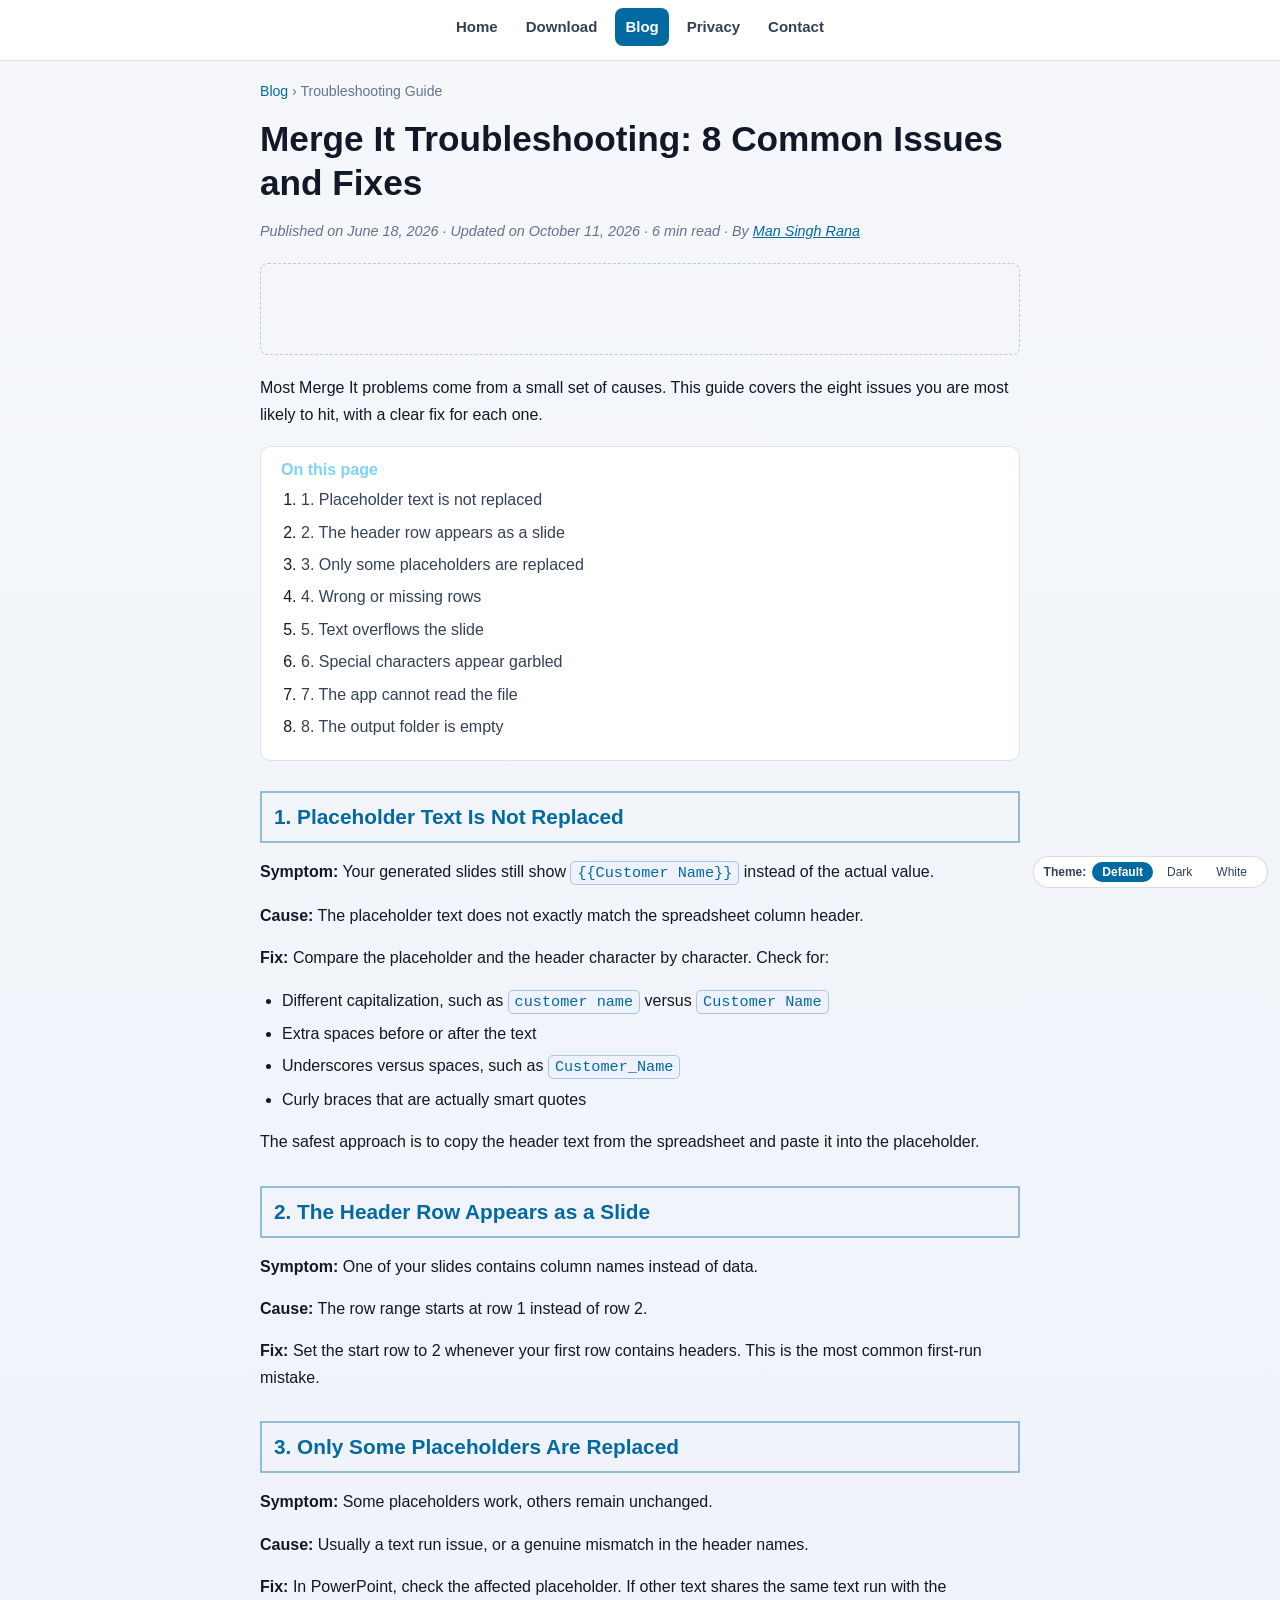
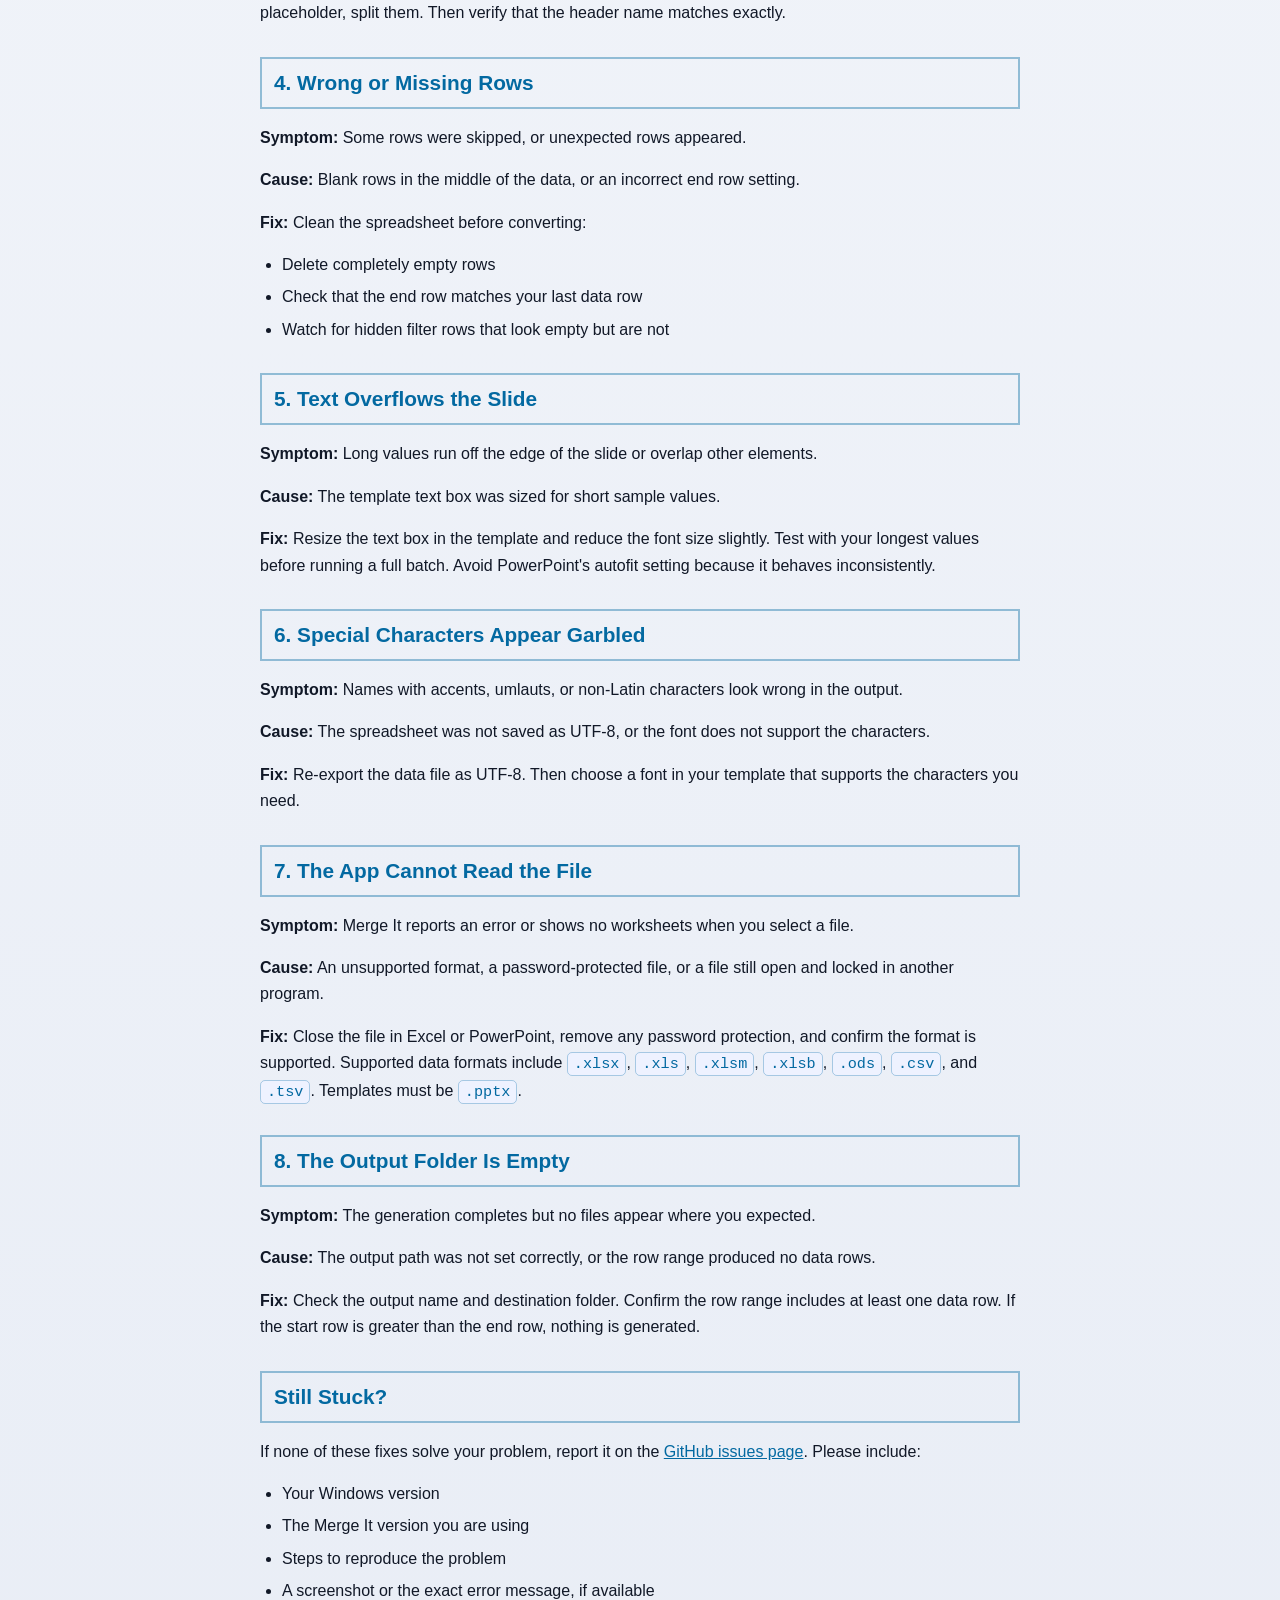
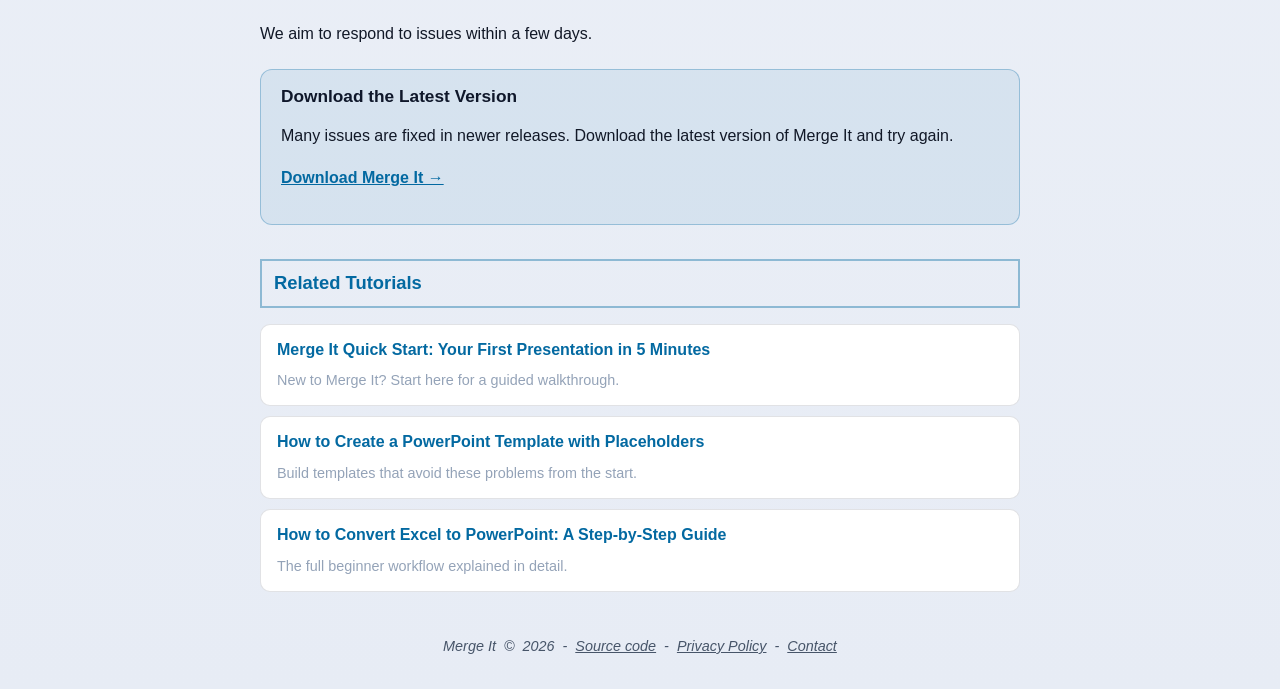
<file: blog/troubleshooting-common-issues.html>
<!DOCTYPE html>
<html lang="en" dir="ltr">
<head>
<meta charset="utf-8">
<meta name="viewport" content="width=device-width, initial-scale=1">
<meta name="description" content="Placeholders not replaced? Wrong rows selected? Slides looking odd? Here are the most common Merge It problems and how to fix them quickly.">
<meta name="keywords" content="Merge It troubleshooting, placeholder not replaced, PowerPoint automation fix, common issues">
<meta name="author" content="Man Singh Rana (TsGuideMan)">
<title>Merge It Troubleshooting: 8 Common Issues and Fixes</title>
<link rel="icon" type="image/png" href="../pics/marge-it-72.png">
<link rel="canonical" href="https://tsguideman.github.io/Merge-It-Site/blog/troubleshooting-common-issues.html">
<meta property="og:type" content="article">
<meta property="og:title" content="Merge It Troubleshooting: 8 Common Issues and Fixes">
<meta property="og:description" content="Solve the most common Merge It placeholder and layout problems quickly.">
<meta property="og:url" content="https://tsguideman.github.io/Merge-It-Site/blog/troubleshooting-common-issues.html">
<link rel="stylesheet" href="../css/blog.css?v=2">
<script>window.mergeItTheme=(function(){var pref='default';try{pref=localStorage.getItem('mergeit-theme')||'default';}catch(e){}var mq=window.matchMedia('(prefers-color-scheme: light)');function resolve(){return pref==='default'?(mq.matches?'light':'dark'):pref;}function apply(){document.documentElement.setAttribute('data-theme',resolve());var btns=document.querySelectorAll('[data-theme-btn]');for(var i=0;i<btns.length;i++)btns[i].className=(btns[i].getAttribute('data-theme-btn')===pref)?'active':'';}try{mq.addEventListener('change',function(){if(pref==='default')apply();});}catch(e){}apply();return{set:function(p){pref=p;try{localStorage.setItem('mergeit-theme',p);}catch(e){}apply();},apply:apply};})();document.addEventListener('DOMContentLoaded',function(){mergeItTheme.apply();});</script>
<script src="../js/i18n.js"></script>
<script type="application/ld+json">
{"@context":"https://schema.org","@type":"Article","headline":"Merge It Troubleshooting: 8 Common Issues and Fixes","description":"Solve the most common Merge It placeholder and layout problems quickly.","author":{"@type":"Person","name":"Man Singh Rana"},"datePublished":"2026-06-18","dateModified":"2026-10-11","publisher":{"@type":"Organization","name":"Merge It"}}
</script>
</head>
<body>
<div id="theme-bar"><span class="theme-label" data-i18n="theme.label">Theme:</span><button type="button" data-theme-btn="default" onclick="mergeItTheme.set('default')" data-i18n="theme.default">Default</button><button type="button" data-theme-btn="dark" onclick="mergeItTheme.set('dark')" data-i18n="theme.dark">Dark</button><button type="button" data-theme-btn="light" onclick="mergeItTheme.set('light')" data-i18n="theme.white">White</button></div>
<div id="container">

<p class="breadcrumb"><a href="./">Blog</a> &rsaquo; Troubleshooting Guide</p>

<nav class="blognav">
<ul>
<li><a href="../en/index.html">Home</a></li>
<li><a href="../downloads/">Download</a></li>
<li><a href="./" class="active">Blog</a></li>
<li><a href="../en/privacy.html">Privacy</a></li>
<li><a href="../en/contact.html">Contact</a></li>
</ul>
</nav>

<h1>Merge It Troubleshooting: 8 Common Issues and Fixes</h1>
<p class="post-meta">Published on June 18, 2026 &middot; Updated on October 11, 2026 &middot; 6 min read &middot; By <a href="../en/contact.html">Man Singh Rana</a></p>

<div class="ad-slot"><!-- Ad slot: paste your own AdSense ad code here --></div>

<p>Most Merge It problems come from a small set of causes. This guide covers the eight issues you are most likely to hit, with a clear fix for each one.</p>

<div class="toc">
<h4>On this page</h4>
<ol>
<li><a href="#issue-1">1. Placeholder text is not replaced</a></li>
<li><a href="#issue-2">2. The header row appears as a slide</a></li>
<li><a href="#issue-3">3. Only some placeholders are replaced</a></li>
<li><a href="#issue-4">4. Wrong or missing rows</a></li>
<li><a href="#issue-5">5. Text overflows the slide</a></li>
<li><a href="#issue-6">6. Special characters appear garbled</a></li>
<li><a href="#issue-7">7. The app cannot read the file</a></li>
<li><a href="#issue-8">8. The output folder is empty</a></li>
</ol>
</div>

<h2 id="issue-1">1. Placeholder Text Is Not Replaced</h2>
<p><b>Symptom:</b> Your generated slides still show <code>{{Customer Name}}</code> instead of the actual value.</p>
<p><b>Cause:</b> The placeholder text does not exactly match the spreadsheet column header.</p>
<p><b>Fix:</b> Compare the placeholder and the header character by character. Check for:</p>
<ul>
<li>Different capitalization, such as <code>customer name</code> versus <code>Customer Name</code></li>
<li>Extra spaces before or after the text</li>
<li>Underscores versus spaces, such as <code>Customer_Name</code></li>
<li>Curly braces that are actually smart quotes</li>
</ul>
<p>The safest approach is to copy the header text from the spreadsheet and paste it into the placeholder.</p>

<h2 id="issue-2">2. The Header Row Appears as a Slide</h2>
<p><b>Symptom:</b> One of your slides contains column names instead of data.</p>
<p><b>Cause:</b> The row range starts at row 1 instead of row 2.</p>
<p><b>Fix:</b> Set the start row to 2 whenever your first row contains headers. This is the most common first-run mistake.</p>

<h2 id="issue-3">3. Only Some Placeholders Are Replaced</h2>
<p><b>Symptom:</b> Some placeholders work, others remain unchanged.</p>
<p><b>Cause:</b> Usually a text run issue, or a genuine mismatch in the header names.</p>
<p><b>Fix:</b> In PowerPoint, check the affected placeholder. If other text shares the same text run with the placeholder, split them. Then verify that the header name matches exactly.</p>

<h2 id="issue-4">4. Wrong or Missing Rows</h2>
<p><b>Symptom:</b> Some rows were skipped, or unexpected rows appeared.</p>
<p><b>Cause:</b> Blank rows in the middle of the data, or an incorrect end row setting.</p>
<p><b>Fix:</b> Clean the spreadsheet before converting:</p>
<ul>
<li>Delete completely empty rows</li>
<li>Check that the end row matches your last data row</li>
<li>Watch for hidden filter rows that look empty but are not</li>
</ul>

<h2 id="issue-5">5. Text Overflows the Slide</h2>
<p><b>Symptom:</b> Long values run off the edge of the slide or overlap other elements.</p>
<p><b>Cause:</b> The template text box was sized for short sample values.</p>
<p><b>Fix:</b> Resize the text box in the template and reduce the font size slightly. Test with your longest values before running a full batch. Avoid PowerPoint's autofit setting because it behaves inconsistently.</p>

<h2 id="issue-6">6. Special Characters Appear Garbled</h2>
<p><b>Symptom:</b> Names with accents, umlauts, or non-Latin characters look wrong in the output.</p>
<p><b>Cause:</b> The spreadsheet was not saved as UTF-8, or the font does not support the characters.</p>
<p><b>Fix:</b> Re-export the data file as UTF-8. Then choose a font in your template that supports the characters you need.</p>

<h2 id="issue-7">7. The App Cannot Read the File</h2>
<p><b>Symptom:</b> Merge It reports an error or shows no worksheets when you select a file.</p>
<p><b>Cause:</b> An unsupported format, a password-protected file, or a file still open and locked in another program.</p>
<p><b>Fix:</b> Close the file in Excel or PowerPoint, remove any password protection, and confirm the format is supported. Supported data formats include <code>.xlsx</code>, <code>.xls</code>, <code>.xlsm</code>, <code>.xlsb</code>, <code>.ods</code>, <code>.csv</code>, and <code>.tsv</code>. Templates must be <code>.pptx</code>.</p>

<h2 id="issue-8">8. The Output Folder Is Empty</h2>
<p><b>Symptom:</b> The generation completes but no files appear where you expected.</p>
<p><b>Cause:</b> The output path was not set correctly, or the row range produced no data rows.</p>
<p><b>Fix:</b> Check the output name and destination folder. Confirm the row range includes at least one data row. If the start row is greater than the end row, nothing is generated.</p>

<h2>Still Stuck?</h2>
<p>If none of these fixes solve your problem, report it on the <a target="_blank" href="https://github.com/TsGuideMan/Merge-It/issues">GitHub issues page</a>. Please include:</p>
<ul>
<li>Your Windows version</li>
<li>The Merge It version you are using</li>
<li>Steps to reproduce the problem</li>
<li>A screenshot or the exact error message, if available</li>
</ul>
<p>We aim to respond to issues within a few days.</p>

<div class="cta">
<h3>Download the Latest Version</h3>
<p>Many issues are fixed in newer releases. Download the latest version of Merge It and try again.</p>
<p><a href="../downloads/"><b>Download Merge It &rarr;</b></a></p>
</div>

<div class="related">
<h2>Related Tutorials</h2>
<ul>
<li><a href="merge-it-quick-start.html">Merge It Quick Start: Your First Presentation in 5 Minutes</a><span class="desc">New to Merge It? Start here for a guided walkthrough.</span></li>
<li><a href="powerpoint-template-placeholders.html">How to Create a PowerPoint Template with Placeholders</a><span class="desc">Build templates that avoid these problems from the start.</span></li>
<li><a href="excel-to-powerpoint-step-by-step.html">How to Convert Excel to PowerPoint: A Step-by-Step Guide</a><span class="desc">The full beginner workflow explained in detail.</span></li>
</ul>
</div>

<div class="footer">
	Merge It &nbsp;&copy;&nbsp; 2026 &nbsp;-&nbsp; <a href="https://github.com/TsGuideMan/Merge-It">Source code</a> &nbsp;-&nbsp; <a href="../en/privacy.html">Privacy Policy</a> &nbsp;-&nbsp; <a href="../en/contact.html">Contact</a>
</div>

</div>
</body>
</html>
</file>
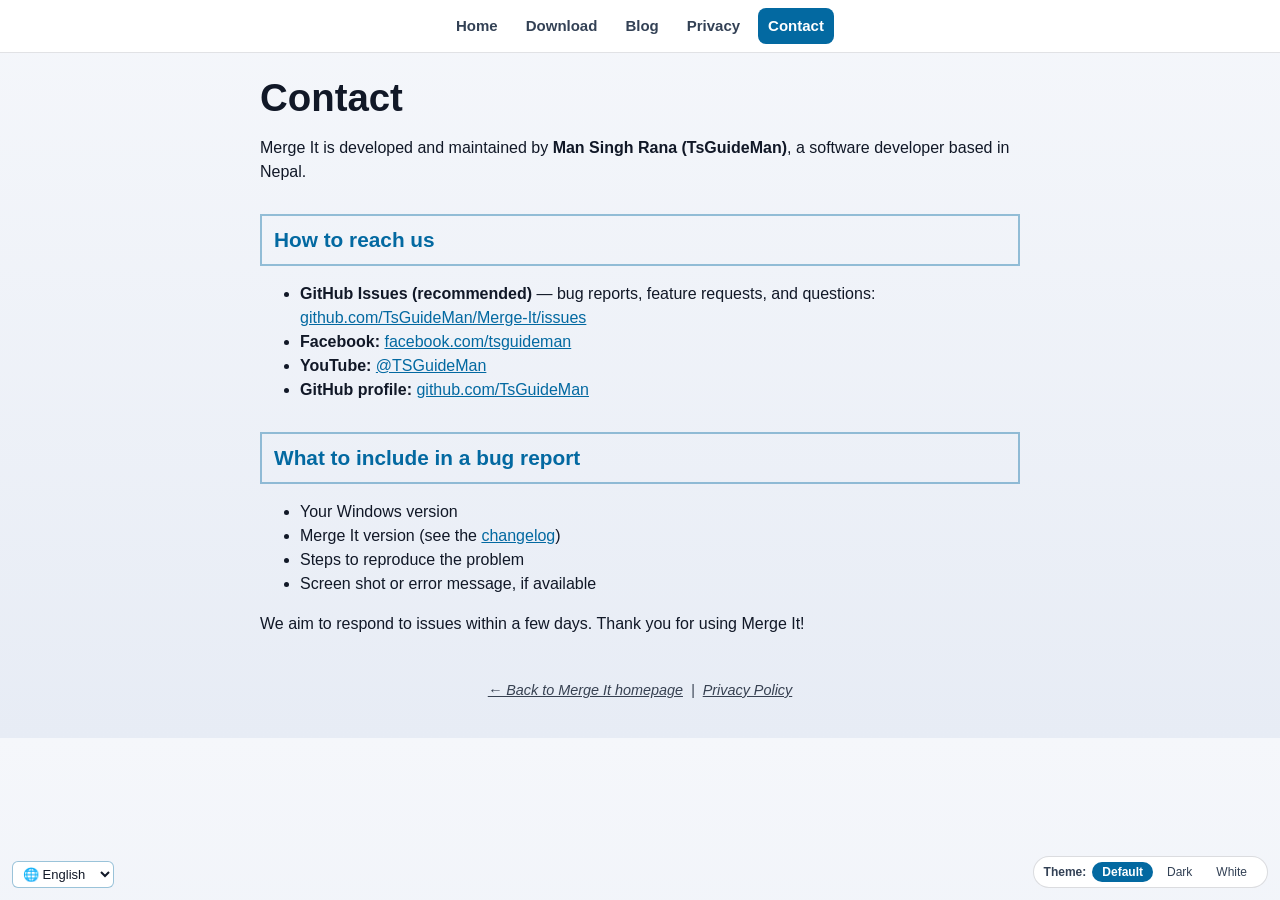
<file: en/contact.html>
<!DOCTYPE html>
<html lang="en">
<head>
<meta charset="utf-8">
<meta name="viewport" content="width=device-width, initial-scale=1">
<meta name="description" content="Contact the developer of Merge It - Man Singh Rana (TsGuideMan). Bug reports, feature requests, and questions.">
<meta name="author" content="Man Singh Rana (TsGuideMan)">
<title>Merge It - Contact</title>
<style type="text/css">
* { box-sizing: border-box; }
body { background: linear-gradient(180deg, #0b1020 0%, #141d2b 100%); font-family: Helvetica, Arial, FreeSans, sans-serif; color: #edf2ff; margin: 0; padding-top: 56px; }
#container { margin: 0 auto; width: min(760px, 92vw); overflow: auto; padding: 10px 0 40px 0; }
h1 { font-size: 2.4em; color: #c0baaa; margin-bottom: 3px; margin-top: 10px; }
h2 { padding: 12px; font-size: 1.3em; color: #7dd3fc; border: 2px solid rgba(125, 211, 252, 0.5); margin-top: 30px; margin-bottom: 15px; }
p, li { color: #f8fafc; line-height: 1.5em; }
a { color: #7dd3fc; }
code { background: rgba(15, 23, 42, 0.9); border: 1px solid rgba(125, 211, 252, 0.35); border-radius: 5px; color: #7dd3fc; padding: 2px 6px; }
.footer { font-size: 0.9em; text-align: center; padding-top: 30px; font-style: italic; }
.footer a { color: #cbd5e1; }
/* ---- Theme support (Default = follow system, Dark, White) ---- */
html[data-theme="light"] body { background: linear-gradient(180deg, #f5f7fb 0%, #e7ecf5 100%); color: #1f2937; }
html[data-theme="light"] p, html[data-theme="light"] li { color: #111827; }
html[data-theme="light"] h1 { color: #111827; }
html[data-theme="light"] h2 { color: #0369a1; border-color: rgba(3, 105, 161, 0.4); }
html[data-theme="light"] a { color: #0369a1; }
html[data-theme="light"] code { color: #0369a1; }
html[data-theme="light"] .footer, html[data-theme="light"] .footer a { color: #374151; }
/* Language switcher (reference-style, built-in translation) */
#lang-switcher { position: fixed; bottom: 12px; left: 12px; z-index: 10000; }
#lang-switcher select { border-radius: 6px; border: 1px solid rgba(125, 211, 252, 0.5); background: rgba(15, 23, 42, 0.9); color: #e2e8f0; padding: 4px 6px; font-size: 13px; }
html[data-theme="light"] #lang-switcher select { background: #fff; border-color: rgba(3, 105, 161, 0.4); color: #111827; }
/* Theme switcher */
#theme-bar { position: fixed; bottom: 12px; right: 12px; z-index: 10000; display: flex; gap: 4px; align-items: center; background: rgba(15, 23, 42, 0.85); border: 1px solid rgba(148, 163, 184, 0.3); border-radius: 999px; padding: 5px 10px; font-size: 12px; color: #cbd5e1; }
#theme-bar .theme-label { font-weight: bold; margin-right: 2px; }
#theme-bar button { border: 1px solid transparent; background: transparent; color: #cbd5e1; border-radius: 999px; padding: 2px 9px; cursor: pointer; font-size: 12px; }
#theme-bar button.active { background: #7dd3fc; color: #0b1020; font-weight: bold; }
html[data-theme="light"] #theme-bar { background: rgba(255, 255, 255, 0.95); border-color: rgba(15, 23, 42, 0.15); color: #334155; }
html[data-theme="light"] #theme-bar button { color: #334155; }
html[data-theme="light"] #theme-bar button.active { background: #0369a1; color: #fff; }
/* Nav bar (unified site navigation) */
.menu { position: fixed; top: 0; left: 0; width: 100%; z-index: 1000; margin: 0; padding: 8px 0; background: rgba(11, 16, 32, 0.95); border-bottom: 1px solid rgba(148, 163, 184, 0.25); backdrop-filter: blur(8px); -webkit-backdrop-filter: blur(8px); }
.menu ul { display: flex; flex-wrap: wrap; justify-content: center; align-items: center; list-style: none; margin: 0 auto; padding: 0; gap: 4px; max-width: 760px; }
.menu a { margin: 0 2px; text-decoration: none; color: #cbd5e1; font-size: 15px; font-weight: bold; padding: 6px 10px; border-radius: 8px; transition: 0.3s all; display: inline-block; }
.menu a:hover { color: #7dd3fc; background: rgba(125, 211, 252, 0.1); transition: 0.3s all; }
.menu a.active { color: #0b1020; background: #7dd3fc; }
.menu ul li { margin: 0; }
html[data-theme="light"] .menu { background: rgba(255, 255, 255, 0.95); border-bottom-color: rgba(15, 23, 42, 0.12); }
html[data-theme="light"] .menu a { color: #334155; }
html[data-theme="light"] .menu a:hover { background: rgba(3, 105, 161, 0.1); color: #0369a1; }
html[data-theme="light"] .menu a.active { background: #0369a1; color: #fff; }
@media (max-width: 780px) {
	#container { width: min(92vw, 760px); }
	.menu ul { max-width: 92vw; padding: 0 6px; }
	.menu a { font-size: 13px; padding: 7px 9px; }
}
@media (max-width: 520px) {
	body { padding-top: 78px; }
	#container { width: 92vw; }
	h1 { font-size: 2em; }
	h2 { font-size: 1.15em; }
	.menu { padding: 10px 0 6px; }
	.menu ul { gap: 6px; }
	.menu a { width: auto; text-align: center; }
	#lang-switcher { left: 10px; bottom: 18px; }
	#theme-bar { right: 10px; bottom: 18px; }
}
</style>
<script>
window.mergeItTheme = (function() {
	var pref = 'default';
	try { pref = localStorage.getItem('mergeit-theme') || 'default'; } catch (e) {}
	var mq = window.matchMedia('(prefers-color-scheme: light)');
	function resolve() { return pref === 'default' ? (mq.matches ? 'light' : 'dark') : pref; }
	function apply() {
		document.documentElement.setAttribute('data-theme', resolve());
		var btns = document.querySelectorAll('[data-theme-btn]');
		for (var i = 0; i < btns.length; i++)
			btns[i].className = (btns[i].getAttribute('data-theme-btn') === pref) ? 'active' : '';
	}
	try { mq.addEventListener('change', function() { if (pref === 'default') apply(); }); } catch (e) {}
	apply();
	return { set: function(p) { pref = p; try { localStorage.setItem('mergeit-theme', p); } catch (e) {} apply(); }, apply: apply };
})();
document.addEventListener('DOMContentLoaded', function() { mergeItTheme.apply(); });
</script>
<script src="../js/i18n.js"></script>
</head>
<body>
<div id="lang-switcher"><select id="lang_select" aria-label="Change language"></select></div>
<div id="theme-bar"><span class="theme-label">Theme:</span><button type="button" data-theme-btn="default" onclick="mergeItTheme.set('default')">Default</button><button type="button" data-theme-btn="dark" onclick="mergeItTheme.set('dark')">Dark</button><button type="button" data-theme-btn="light" onclick="mergeItTheme.set('light')">White</button></div>
<div id="container">
<nav class="menu" id="Menu"><ul>
<li><a href="index.html" data-i18n="nav.home">Home</a></li>
<li><a href="../downloads/" data-i18n="nav.download">Download</a></li>
<li><a href="../blog/" data-i18n="nav.blog">Blog</a></li>
<li><a href="privacy.html" data-i18n="nav.privacy">Privacy</a></li>
<li><a href="contact.html" class="active" data-i18n="nav.contact">Contact</a></li>
</ul></nav>
<h1>Contact</h1>
<p>Merge It is developed and maintained by <b>Man Singh Rana (TsGuideMan)</b>, a software developer based in Nepal.</p>

<h2>How to reach us</h2>
<ul>
<li><b>GitHub Issues (recommended)</b> &mdash; bug reports, feature requests, and questions:<br/>
<a target="_blank" href="https://github.com/TsGuideMan/Merge-It/issues">github.com/TsGuideMan/Merge-It/issues</a></li>
<li><b>Facebook:</b> <a target="_blank" href="https://www.facebook.com/tsguideman">facebook.com/tsguideman</a></li>
<li><b>YouTube:</b> <a target="_blank" href="https://www.youtube.com/@TSGuideMan">@TSGuideMan</a></li>
<li><b>GitHub profile:</b> <a target="_blank" href="https://github.com/TsGuideMan">github.com/TsGuideMan</a></li>
</ul>

<h2>What to include in a bug report</h2>
<ul>
<li>Your Windows version</li>
<li>Merge It version (see the <a href="index.html#changelog">changelog</a>)</li>
<li>Steps to reproduce the problem</li>
<li>Screen shot or error message, if available</li>
</ul>
<p>We aim to respond to issues within a few days. Thank you for using Merge It!</p>

<div class="footer"><a href="index.html">&larr; Back to Merge It homepage</a> &nbsp;|&nbsp; <a href="privacy.html">Privacy Policy</a></div>
</div>
</body>
</html>
</file>
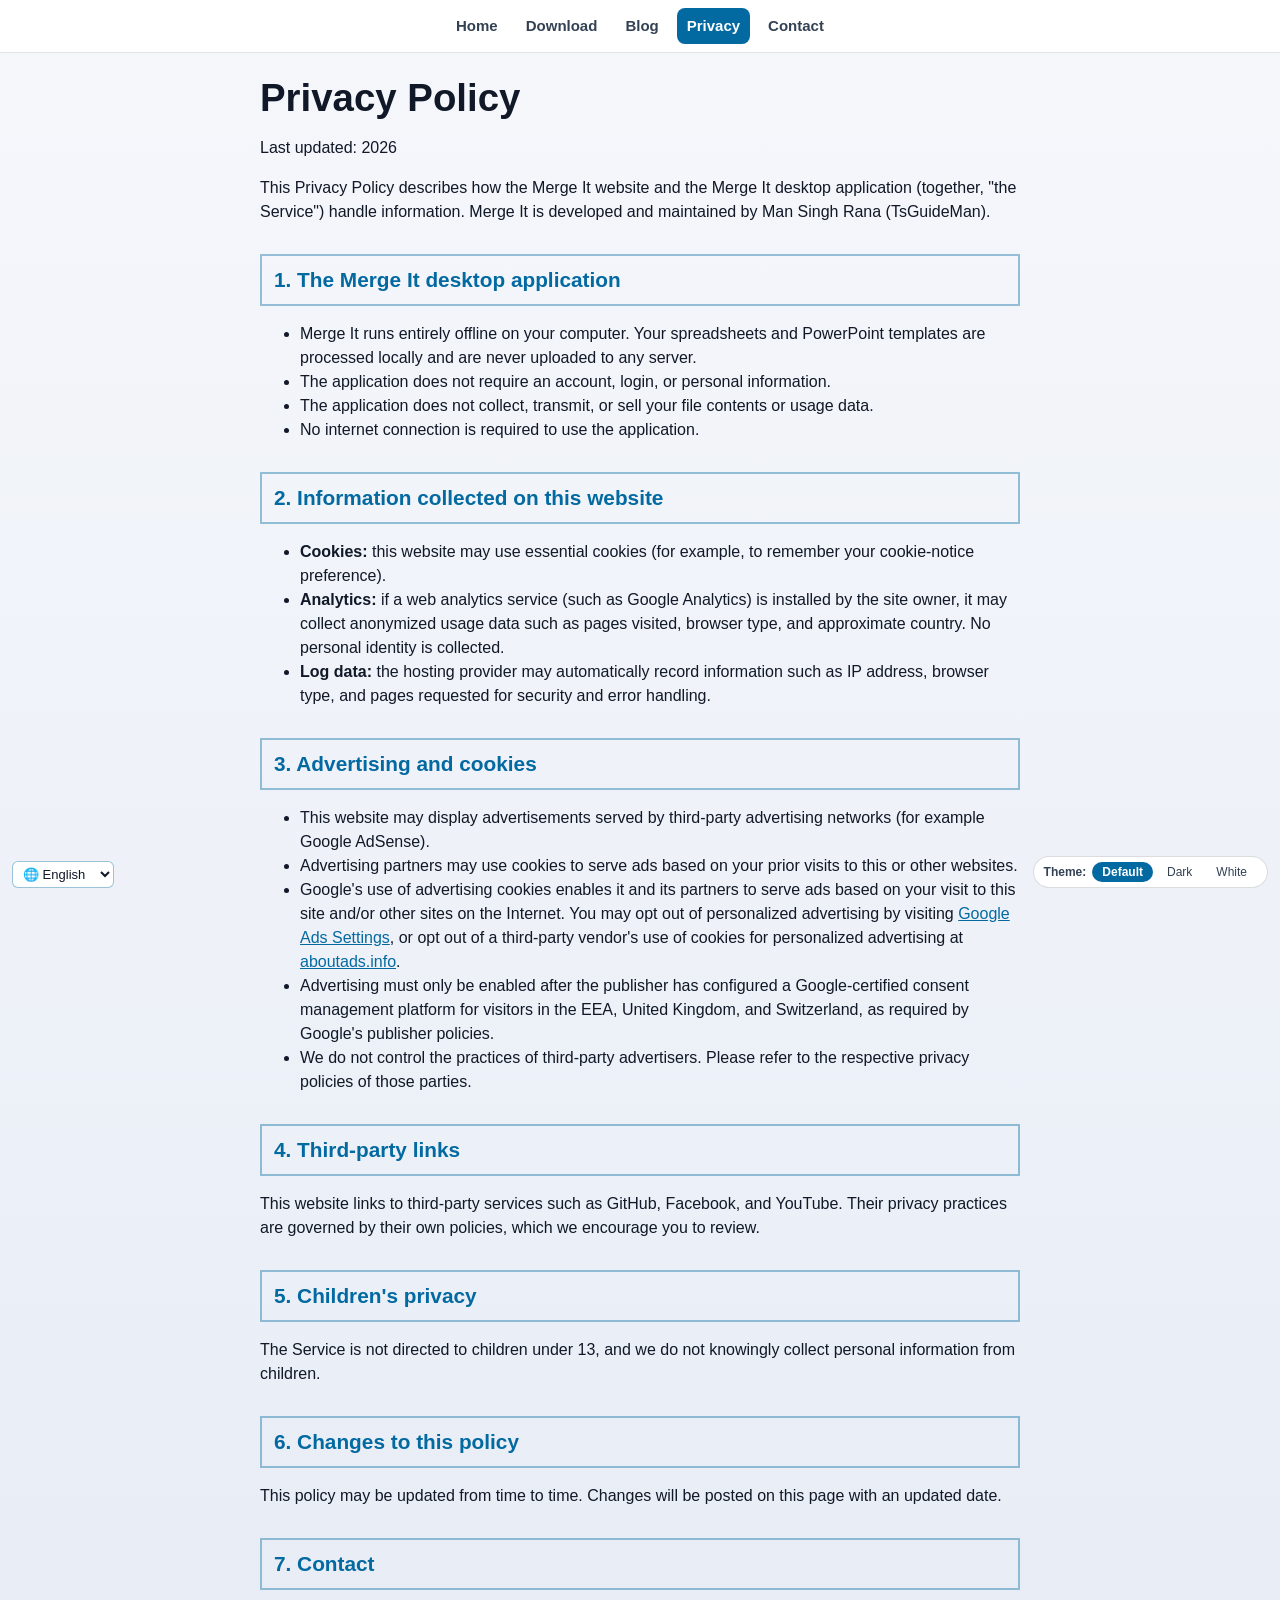
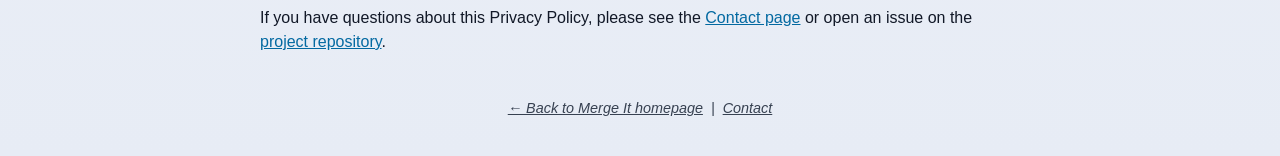
<file: en/privacy.html>
<!DOCTYPE html>
<html lang="en">
<head>
<meta charset="utf-8">
<meta name="viewport" content="width=device-width, initial-scale=1">
<meta name="description" content="Privacy Policy for the Merge It website and desktop application.">
<meta name="author" content="Man Singh Rana (TsGuideMan)">
<title>Merge It - Privacy Policy</title>
<style type="text/css">
* { box-sizing: border-box; }
body { background: linear-gradient(180deg, #0b1020 0%, #141d2b 100%); font-family: Helvetica, Arial, FreeSans, sans-serif; color: #edf2ff; margin: 0; padding-top: 56px; }
#container { margin: 0 auto; width: min(760px, 92vw); overflow: auto; padding: 10px 0 40px 0; }
h1 { font-size: 2.4em; color: #c0baaa; margin-bottom: 3px; margin-top: 10px; }
h2 { padding: 12px; font-size: 1.3em; color: #7dd3fc; border: 2px solid rgba(125, 211, 252, 0.5); margin-top: 30px; margin-bottom: 15px; }
p, li { color: #f8fafc; line-height: 1.5em; }
a { color: #7dd3fc; }
.footer { font-size: 0.9em; text-align: center; padding-top: 30px; font-style: italic; }
.footer a { color: #cbd5e1; }
/* ---- Theme support (Default = follow system, Dark, White) ---- */
html[data-theme="light"] body { background: linear-gradient(180deg, #f5f7fb 0%, #e7ecf5 100%); color: #1f2937; }
html[data-theme="light"] p, html[data-theme="light"] li { color: #111827; }
html[data-theme="light"] h1 { color: #111827; }
html[data-theme="light"] h2 { color: #0369a1; border-color: rgba(3, 105, 161, 0.4); }
html[data-theme="light"] a { color: #0369a1; }
html[data-theme="light"] .footer, html[data-theme="light"] .footer a { color: #374151; }
/* Language switcher (reference-style, built-in translation) */
#lang-switcher { position: fixed; bottom: 12px; left: 12px; z-index: 10000; }
#lang-switcher select { border-radius: 6px; border: 1px solid rgba(125, 211, 252, 0.5); background: rgba(15, 23, 42, 0.9); color: #e2e8f0; padding: 4px 6px; font-size: 13px; }
html[data-theme="light"] #lang-switcher select { background: #fff; border-color: rgba(3, 105, 161, 0.4); color: #111827; }
/* Theme switcher */
#theme-bar { position: fixed; bottom: 12px; right: 12px; z-index: 10000; display: flex; gap: 4px; align-items: center; background: rgba(15, 23, 42, 0.85); border: 1px solid rgba(148, 163, 184, 0.3); border-radius: 999px; padding: 5px 10px; font-size: 12px; color: #cbd5e1; }
#theme-bar .theme-label { font-weight: bold; margin-right: 2px; }
#theme-bar button { border: 1px solid transparent; background: transparent; color: #cbd5e1; border-radius: 999px; padding: 2px 9px; cursor: pointer; font-size: 12px; }
#theme-bar button.active { background: #7dd3fc; color: #0b1020; font-weight: bold; }
html[data-theme="light"] #theme-bar { background: rgba(255, 255, 255, 0.95); border-color: rgba(15, 23, 42, 0.15); color: #334155; }
html[data-theme="light"] #theme-bar button { color: #334155; }
html[data-theme="light"] #theme-bar button.active { background: #0369a1; color: #fff; }
/* Nav bar (unified site navigation) */
.menu { position: fixed; top: 0; left: 0; width: 100%; z-index: 1000; margin: 0; padding: 8px 0; background: rgba(11, 16, 32, 0.95); border-bottom: 1px solid rgba(148, 163, 184, 0.25); backdrop-filter: blur(8px); -webkit-backdrop-filter: blur(8px); }
.menu ul { display: flex; flex-wrap: wrap; justify-content: center; align-items: center; list-style: none; margin: 0 auto; padding: 0; gap: 4px; max-width: 760px; }
.menu a { margin: 0 2px; text-decoration: none; color: #cbd5e1; font-size: 15px; font-weight: bold; padding: 6px 10px; border-radius: 8px; transition: 0.3s all; display: inline-block; }
.menu a:hover { color: #7dd3fc; background: rgba(125, 211, 252, 0.1); transition: 0.3s all; }
.menu a.active { color: #0b1020; background: #7dd3fc; }
.menu ul li { margin: 0; }
html[data-theme="light"] .menu { background: rgba(255, 255, 255, 0.95); border-bottom-color: rgba(15, 23, 42, 0.12); }
html[data-theme="light"] .menu a { color: #334155; }
html[data-theme="light"] .menu a:hover { background: rgba(3, 105, 161, 0.1); color: #0369a1; }
html[data-theme="light"] .menu a.active { background: #0369a1; color: #fff; }
@media (max-width: 780px) {
	#container { width: min(92vw, 760px); }
	.menu ul { max-width: 92vw; padding: 0 6px; }
	.menu a { font-size: 13px; padding: 7px 9px; }
}
@media (max-width: 520px) {
	body { padding-top: 78px; }
	#container { width: 92vw; }
	h1 { font-size: 2em; }
	h2 { font-size: 1.15em; }
	.menu { padding: 10px 0 6px; }
	.menu ul { gap: 6px; }
	.menu a { width: auto; text-align: center; }
	#lang-switcher { left: 10px; bottom: 18px; }
	#theme-bar { right: 10px; bottom: 18px; }
}
</style>
<script>
window.mergeItTheme = (function() {
	var pref = 'default';
	try { pref = localStorage.getItem('mergeit-theme') || 'default'; } catch (e) {}
	var mq = window.matchMedia('(prefers-color-scheme: light)');
	function resolve() { return pref === 'default' ? (mq.matches ? 'light' : 'dark') : pref; }
	function apply() {
		document.documentElement.setAttribute('data-theme', resolve());
		var btns = document.querySelectorAll('[data-theme-btn]');
		for (var i = 0; i < btns.length; i++)
			btns[i].className = (btns[i].getAttribute('data-theme-btn') === pref) ? 'active' : '';
	}
	try { mq.addEventListener('change', function() { if (pref === 'default') apply(); }); } catch (e) {}
	apply();
	return { set: function(p) { pref = p; try { localStorage.setItem('mergeit-theme', p); } catch (e) {} apply(); }, apply: apply };
})();
document.addEventListener('DOMContentLoaded', function() { mergeItTheme.apply(); });
</script>
<script src="../js/i18n.js"></script>
</head>
<body>
<div id="lang-switcher"><select id="lang_select" aria-label="Change language"></select></div>
<div id="theme-bar"><span class="theme-label">Theme:</span><button type="button" data-theme-btn="default" onclick="mergeItTheme.set('default')">Default</button><button type="button" data-theme-btn="dark" onclick="mergeItTheme.set('dark')">Dark</button><button type="button" data-theme-btn="light" onclick="mergeItTheme.set('light')">White</button></div>
<div id="container">
<nav class="menu" id="Menu"><ul>
<li><a href="index.html" data-i18n="nav.home">Home</a></li>
<li><a href="../downloads/" data-i18n="nav.download">Download</a></li>
<li><a href="../blog/" data-i18n="nav.blog">Blog</a></li>
<li><a href="privacy.html" class="active" data-i18n="nav.privacy">Privacy</a></li>
<li><a href="contact.html" data-i18n="nav.contact">Contact</a></li>
</ul></nav>
<h1>Privacy Policy</h1>
<p>Last updated: 2026</p>
<p>This Privacy Policy describes how the Merge It website and the Merge It desktop application (together, "the Service") handle information. Merge It is developed and maintained by Man Singh Rana (TsGuideMan).</p>

<h2>1. The Merge It desktop application</h2>
<ul>
<li>Merge It runs entirely offline on your computer. Your spreadsheets and PowerPoint templates are processed locally and are never uploaded to any server.</li>
<li>The application does not require an account, login, or personal information.</li>
<li>The application does not collect, transmit, or sell your file contents or usage data.</li>
<li>No internet connection is required to use the application.</li>
</ul>

<h2>2. Information collected on this website</h2>
<ul>
<li><b>Cookies:</b> this website may use essential cookies (for example, to remember your cookie-notice preference).</li>
<li><b>Analytics:</b> if a web analytics service (such as Google Analytics) is installed by the site owner, it may collect anonymized usage data such as pages visited, browser type, and approximate country. No personal identity is collected.</li>
<li><b>Log data:</b> the hosting provider may automatically record information such as IP address, browser type, and pages requested for security and error handling.</li>
</ul>

<h2>3. Advertising and cookies</h2>
<ul>
<li>This website may display advertisements served by third-party advertising networks (for example Google AdSense).</li>
<li>Advertising partners may use cookies to serve ads based on your prior visits to this or other websites.</li>
<li>Google's use of advertising cookies enables it and its partners to serve ads based on your visit to this site and/or other sites on the Internet. You may opt out of personalized advertising by visiting <a target="_blank" href="https://www.google.com/settings/ads">Google Ads Settings</a>, or opt out of a third-party vendor's use of cookies for personalized advertising at <a target="_blank" href="https://www.aboutads.info/choices/">aboutads.info</a>.</li>
<li>Advertising must only be enabled after the publisher has configured a Google-certified consent management platform for visitors in the EEA, United Kingdom, and Switzerland, as required by Google's publisher policies.</li>
<li>We do not control the practices of third-party advertisers. Please refer to the respective privacy policies of those parties.</li>
</ul>

<h2>4. Third-party links</h2>
<p>This website links to third-party services such as GitHub, Facebook, and YouTube. Their privacy practices are governed by their own policies, which we encourage you to review.</p>

<h2>5. Children's privacy</h2>
<p>The Service is not directed to children under 13, and we do not knowingly collect personal information from children.</p>

<h2>6. Changes to this policy</h2>
<p>This policy may be updated from time to time. Changes will be posted on this page with an updated date.</p>

<h2>7. Contact</h2>
<p>If you have questions about this Privacy Policy, please see the <a href="contact.html">Contact page</a> or open an issue on the <a target="_blank" href="https://github.com/TsGuideMan/Merge-It">project repository</a>.</p>

<div class="footer"><a href="index.html">&larr; Back to Merge It homepage</a> &nbsp;|&nbsp; <a href="contact.html">Contact</a></div>
</div>
</body>
</html>
</file>
<file: css/blog.css>
/* Merge It Blog / Tutorial pages - shared styles */
* { --bs-body-line-height: 1.2; scroll-behavior: smooth; }
body { background: linear-gradient(180deg, #0b1020 0%, #141d2b 100%); font-family: Helvetica, Arial, FreeSans, sans-serif; color: #edf2ff; margin: 0; padding-top: 56px; }
#container { margin: 0 auto; width: 760px; max-width: 92vw; overflow: auto; padding: 10px 0 40px 0; }

h1 { font-size: 2.2em; color: #c0baaa; margin-bottom: 8px; margin-top: 14px; line-height: 1.25em; }
h2 { padding: 10px 12px; font-size: 1.3em; color: #7dd3fc; border: 2px solid rgba(125, 211, 252, 0.5); margin-top: 30px; margin-bottom: 14px; line-height: 1.35em; }
h3 { font-size: 1.08em; color: #f8fafc; margin-top: 22px; margin-bottom: 8px; }
p, li { color: #f8fafc; line-height: 1.65em; }
a { color: #7dd3fc; }
a:hover { color: #bae6fd; }
ul, ol { padding-left: 22px; }
li { margin-bottom: 6px; }
code { background: rgba(15, 23, 42, 0.9); border: 1px solid rgba(125, 211, 252, 0.35); border-radius: 5px; color: #7dd3fc; padding: 2px 6px; font-family: monospace, monospace; font-size: 0.95em; }
pre { background: #05070f; border: 1px solid rgba(125, 211, 252, 0.2); color: #e2e8f0; padding: 15px; margin-top: 14px; border-radius: 8px; overflow-x: auto; }
pre code { background: none; border: none; padding: 0; }
blockquote { border-left: 4px solid #ffa520; background: rgba(255, 165, 32, 0.08); margin: 16px 0; padding: 10px 16px; color: #fde7c7; border-radius: 0 8px 8px 0; }
blockquote p { color: #fde7c7; margin: 6px 0; }
table.info { color: #f8fafc; background-color: rgba(15, 23, 42, 0.6); border: 1px solid rgba(148, 163, 184, 0.25); border-collapse: collapse; width: 100%; margin: 16px 0; }
table.info th { background-color: rgba(125, 211, 252, 0.15); border: 1px solid rgba(148, 163, 184, 0.25); padding: 8px; text-align: left; vertical-align: top; color: #7dd3fc; }
table.info td { border: 1px solid rgba(148, 163, 184, 0.25); padding: 8px; vertical-align: top; }

/* Blog meta / byline */
.post-meta { color: #94a3b8; font-size: 0.9em; margin-bottom: 18px; font-style: italic; }
.post-meta a { color: #94a3b8; }

/* Breadcrumb */
.breadcrumb { font-size: 0.88em; color: #94a3b8; margin-bottom: 6px; }
.breadcrumb a { color: #7dd3fc; text-decoration: none; }
.breadcrumb a:hover { text-decoration: underline; }

/* Navigation */
.blognav { position: fixed; top: 0; left: 0; width: 100%; z-index: 1000; margin: 0; padding: 8px 0; background: rgba(11, 16, 32, 0.95); border-bottom: 1px solid rgba(148, 163, 184, 0.25); backdrop-filter: blur(8px); -webkit-backdrop-filter: blur(8px); }
.blognav ul { display: flex; flex-wrap: wrap; justify-content: center; align-items: center; list-style: none; margin: 0 auto; padding: 0; gap: 4px; max-width: 760px; }
.blognav a { margin: 0 2px; text-decoration: none; color: #cbd5e1; font-size: 15px; font-weight: bold; padding: 6px 10px; border-radius: 8px; transition: 0.3s all; display: inline-block; }
.blognav a:hover { color: #7dd3fc; background: rgba(125, 211, 252, 0.1); }
.blognav a.active { color: #0b1020; background: #7dd3fc; }

/* Table of contents */
.toc { background: rgba(15, 23, 42, 0.6); border: 1px solid rgba(148, 163, 184, 0.25); border-radius: 10px; padding: 14px 20px; margin: 18px 0; }
.toc h4 { margin: 0 0 8px 0; color: #7dd3fc; font-size: 1em; }
.toc ol { margin: 0; padding-left: 20px; }
.toc a { color: #cbd5e1; text-decoration: none; }
.toc a:hover { color: #7dd3fc; text-decoration: underline; }

/* Ad slot */
.ad-slot { min-height: 90px; display: flex; align-items: center; justify-content: center; margin: 20px 0; color: #64748b; font-size: 0.85em; border: 1px dashed rgba(148, 163, 184, 0.25); border-radius: 8px; }

/* Related posts */
.related { margin-top: 34px; }
.related h2 { font-size: 1.15em; }
.related ul { list-style: none; padding: 0; }
.related li { background: rgba(15, 23, 42, 0.6); border: 1px solid rgba(148, 163, 184, 0.25); border-radius: 10px; padding: 12px 16px; margin-bottom: 10px; }
.related li a { font-weight: bold; text-decoration: none; }
.related .desc { display: block; color: #94a3b8; font-size: 0.9em; margin-top: 4px; }

/* Post card grid (blog index) */
.post-grid { display: grid; grid-template-columns: 1fr; gap: 14px; margin-top: 16px; }
.post-card { background: rgba(15, 23, 42, 0.6); border: 1px solid rgba(148, 163, 184, 0.25); border-radius: 12px; padding: 18px 20px; transition: 0.3s all; }
.post-card:hover { border-color: rgba(125, 211, 252, 0.5); transform: translateY(-2px); }
.post-card h3 { margin: 0 0 6px 0; font-size: 1.15em; }
.post-card h3 a { text-decoration: none; color: #7dd3fc; }
.post-card h3 a:hover { color: #bae6fd; }
.post-card p { margin: 0 0 10px 0; color: #cbd5e1; font-size: 0.95em; line-height: 1.5em; }
.post-card .meta { color: #64748b; font-size: 0.82em; }
.tag { display: inline-block; background: rgba(125, 211, 252, 0.12); color: #7dd3fc; border-radius: 999px; padding: 2px 10px; font-size: 0.75em; margin-right: 5px; margin-top: 6px; }

/* Footer */
.footer { font-size: 0.9em; text-align: center; padding-top: 30px; font-style: italic; }
.footer a { color: #cbd5e1; }

/* CTA box */
.cta { background: rgba(125, 211, 252, 0.08); border: 1px solid rgba(125, 211, 252, 0.3); border-radius: 12px; padding: 16px 20px; margin: 22px 0; }
.cta h3 { margin-top: 0; color: #7dd3fc; }

/* ---- Theme support ---- */
html[data-theme="light"] body { background: linear-gradient(180deg, #f5f7fb 0%, #e7ecf5 100%); color: #1f2937; }
html[data-theme="light"] h1 { color: #111827; }
html[data-theme="light"] h2 { color: #0369a1; border-color: rgba(3, 105, 161, 0.4); }
html[data-theme="light"] h3 { color: #0f172a; }
html[data-theme="light"] p, html[data-theme="light"] li { color: #111827; }
html[data-theme="light"] a { color: #0369a1; }
html[data-theme="light"] a:hover { color: #075985; }
html[data-theme="light"] code { background: #eef2ff; border-color: rgba(3, 105, 161, 0.3); color: #0369a1; }
html[data-theme="light"] pre { background: #1e293b; color: #f8fafc; border-color: rgba(3, 105, 161, 0.3); }
html[data-theme="light"] table.info { background-color: #ffffff; border-color: rgba(15, 23, 42, 0.15); color: #111827; }
html[data-theme="light"] table.info th { background-color: #e0f2fe; border-color: rgba(15, 23, 42, 0.15); color: #0369a1; }
html[data-theme="light"] table.info td { border-color: rgba(15, 23, 42, 0.15); color: #111827; }
html[data-theme="light"] blockquote { background: rgba(255, 165, 32, 0.15); color: #7c4a03; }
html[data-theme="light"] blockquote p { color: #7c4a03; }
html[data-theme="light"] .post-card { background: #ffffff; border-color: rgba(15, 23, 42, 0.12); }
html[data-theme="light"] .post-card p { color: #334155; }
html[data-theme="light"] .post-card h3 a { color: #0369a1; }
html[data-theme="light"] .post-meta, html[data-theme="light"] .breadcrumb { color: #64748b; }
html[data-theme="light"] .toc { background: #ffffff; border-color: rgba(15, 23, 42, 0.12); }
html[data-theme="light"] .toc a { color: #334155; }
html[data-theme="light"] .related li { background: #ffffff; border-color: rgba(15, 23, 42, 0.12); }
html[data-theme="light"] .blognav { background: rgba(255, 255, 255, 0.95); border-bottom-color: rgba(15, 23, 42, 0.12); }
html[data-theme="light"] .blognav a { color: #334155; }
html[data-theme="light"] .blognav a:hover { background: rgba(3, 105, 161, 0.1); color: #0369a1; }
html[data-theme="light"] .blognav a.active { background: #0369a1; color: #fff; }
html[data-theme="light"] .cta { background: rgba(3, 105, 161, 0.08); border-color: rgba(3, 105, 161, 0.3); }
html[data-theme="light"] .footer, html[data-theme="light"] .footer a { color: #475569; }
html[data-theme="light"] .tag { background: rgba(3, 105, 161, 0.12); color: #0369a1; }
html[data-theme="light"] .ad-slot { border-color: rgba(15, 23, 42, 0.2); color: #94a3b8; }

/* ---- Theme switcher ---- */
#theme-bar { position: fixed; bottom: 12px; right: 12px; z-index: 10000; display: flex; gap: 4px; align-items: center; background: rgba(15, 23, 42, 0.85); border: 1px solid rgba(148, 163, 184, 0.3); border-radius: 999px; padding: 5px 10px; font-size: 12px; color: #cbd5e1; }
#theme-bar .theme-label { font-weight: bold; margin-right: 2px; }
#theme-bar button { border: 1px solid transparent; background: transparent; color: #cbd5e1; border-radius: 999px; padding: 2px 9px; cursor: pointer; font-size: 12px; }
#theme-bar button.active { background: #7dd3fc; color: #0b1020; font-weight: bold; }
html[data-theme="light"] #theme-bar { background: rgba(255, 255, 255, 0.95); border-color: rgba(15, 23, 42, 0.15); color: #334155; }
html[data-theme="light"] #theme-bar button { color: #334155; }
html[data-theme="light"] #theme-bar button.active { background: #0369a1; color: #fff; }

@media screen and (max-width: 720px) {
	#container { width: 92vw; }
	h1 { font-size: 1.7em; }
	.blognav a { font-size: 14px; padding: 5px 8px; }
}
</file>
